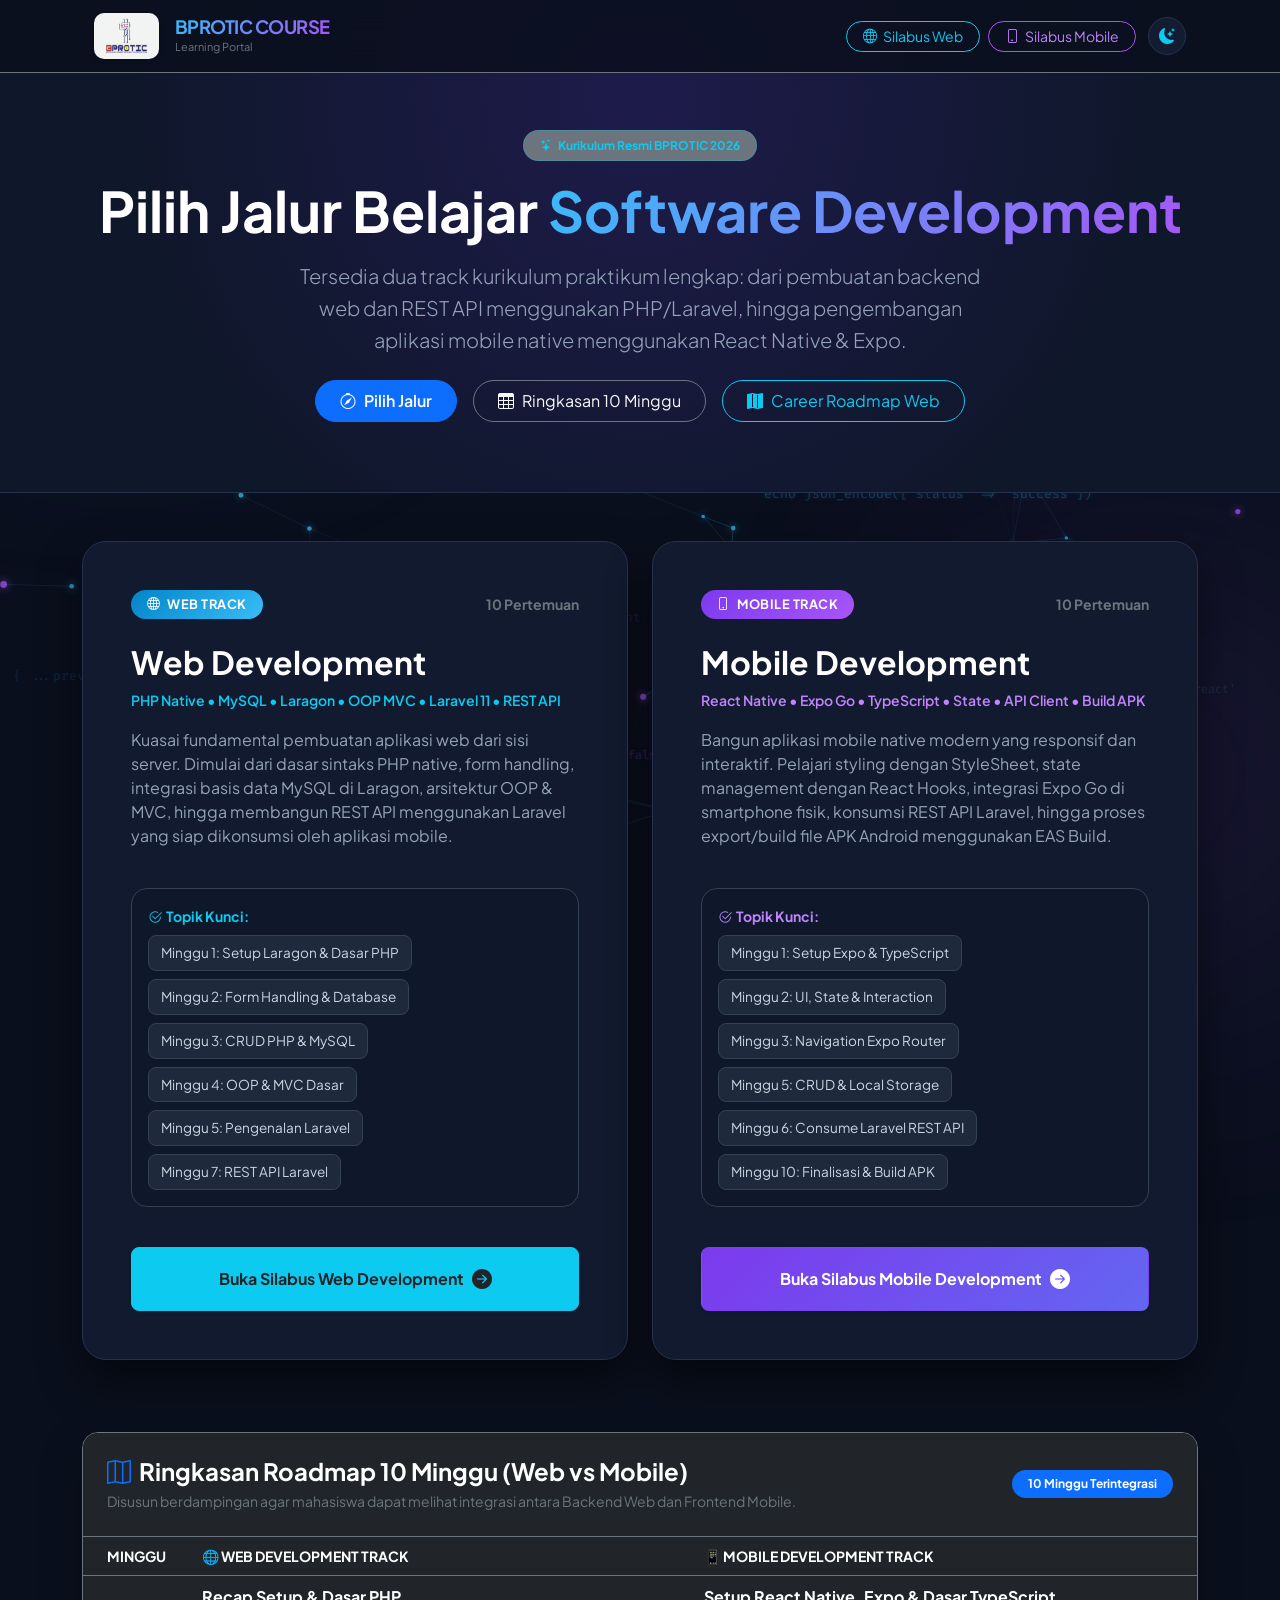
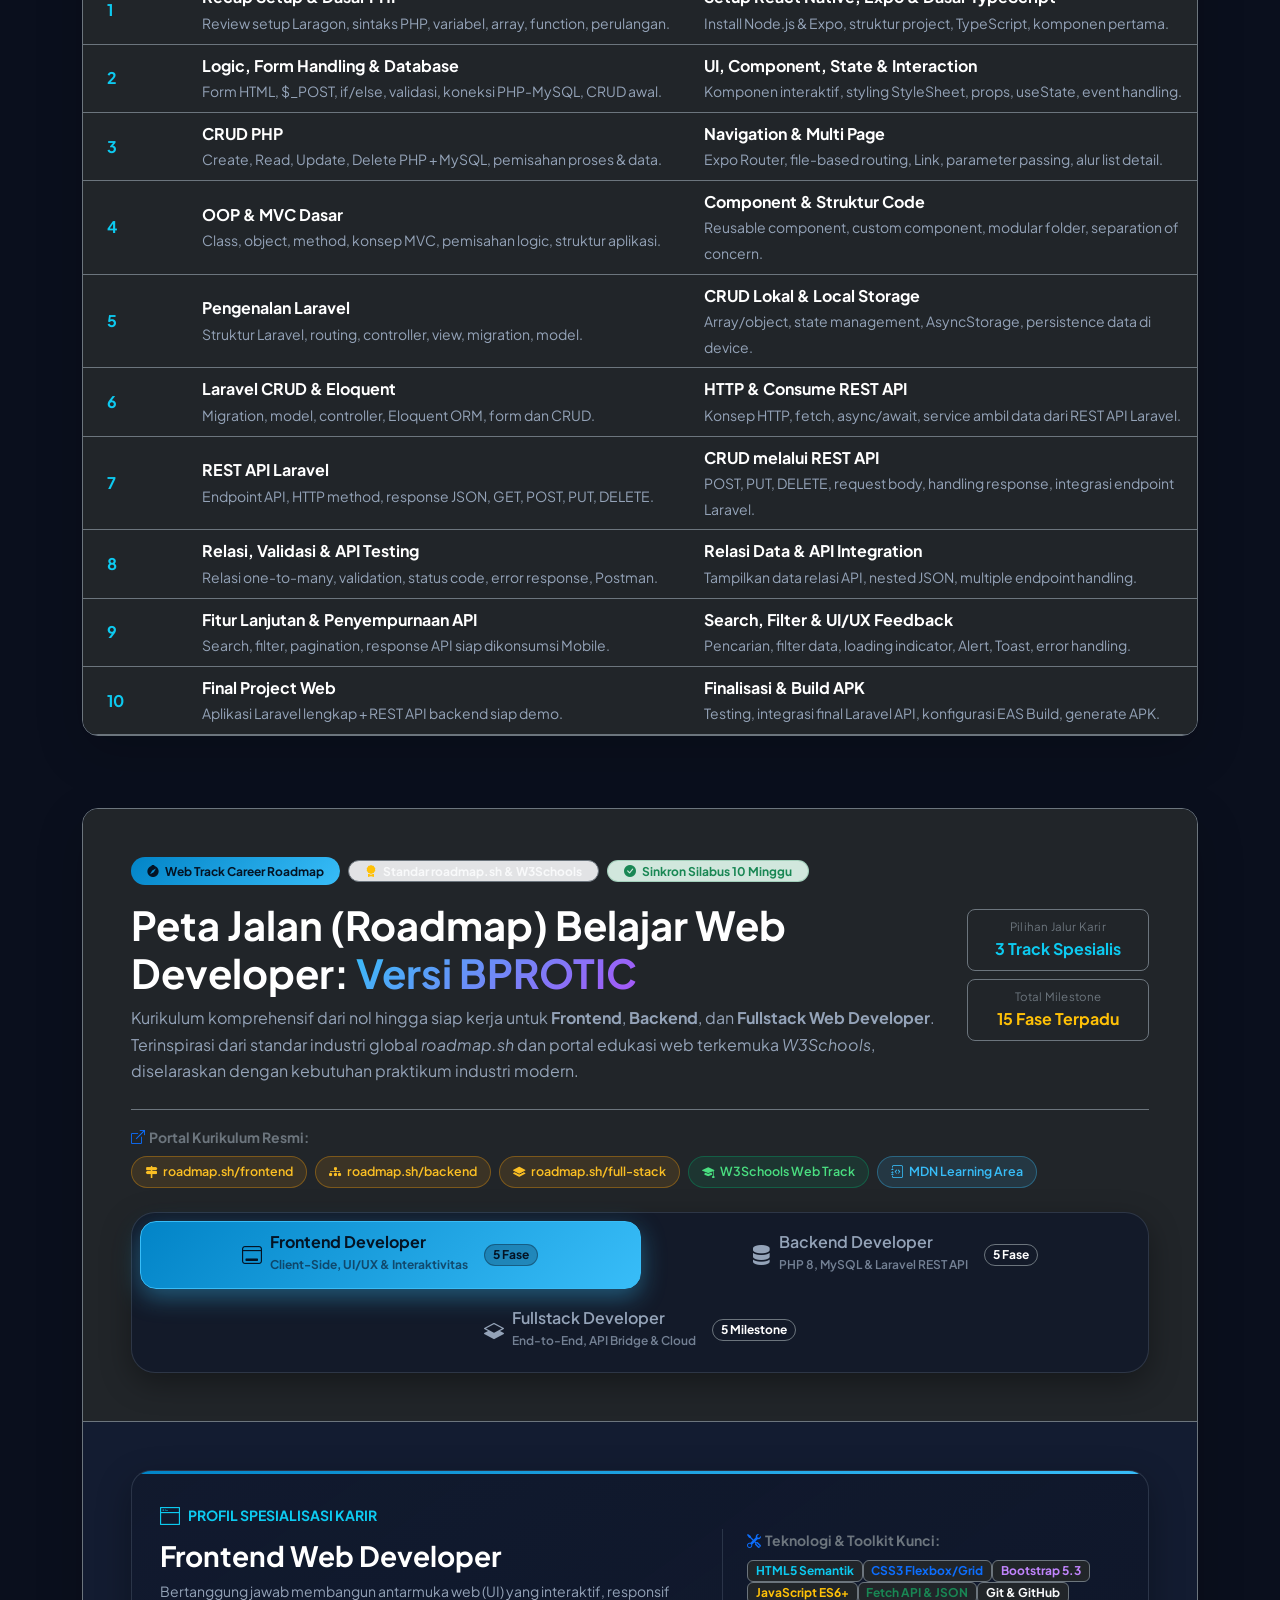
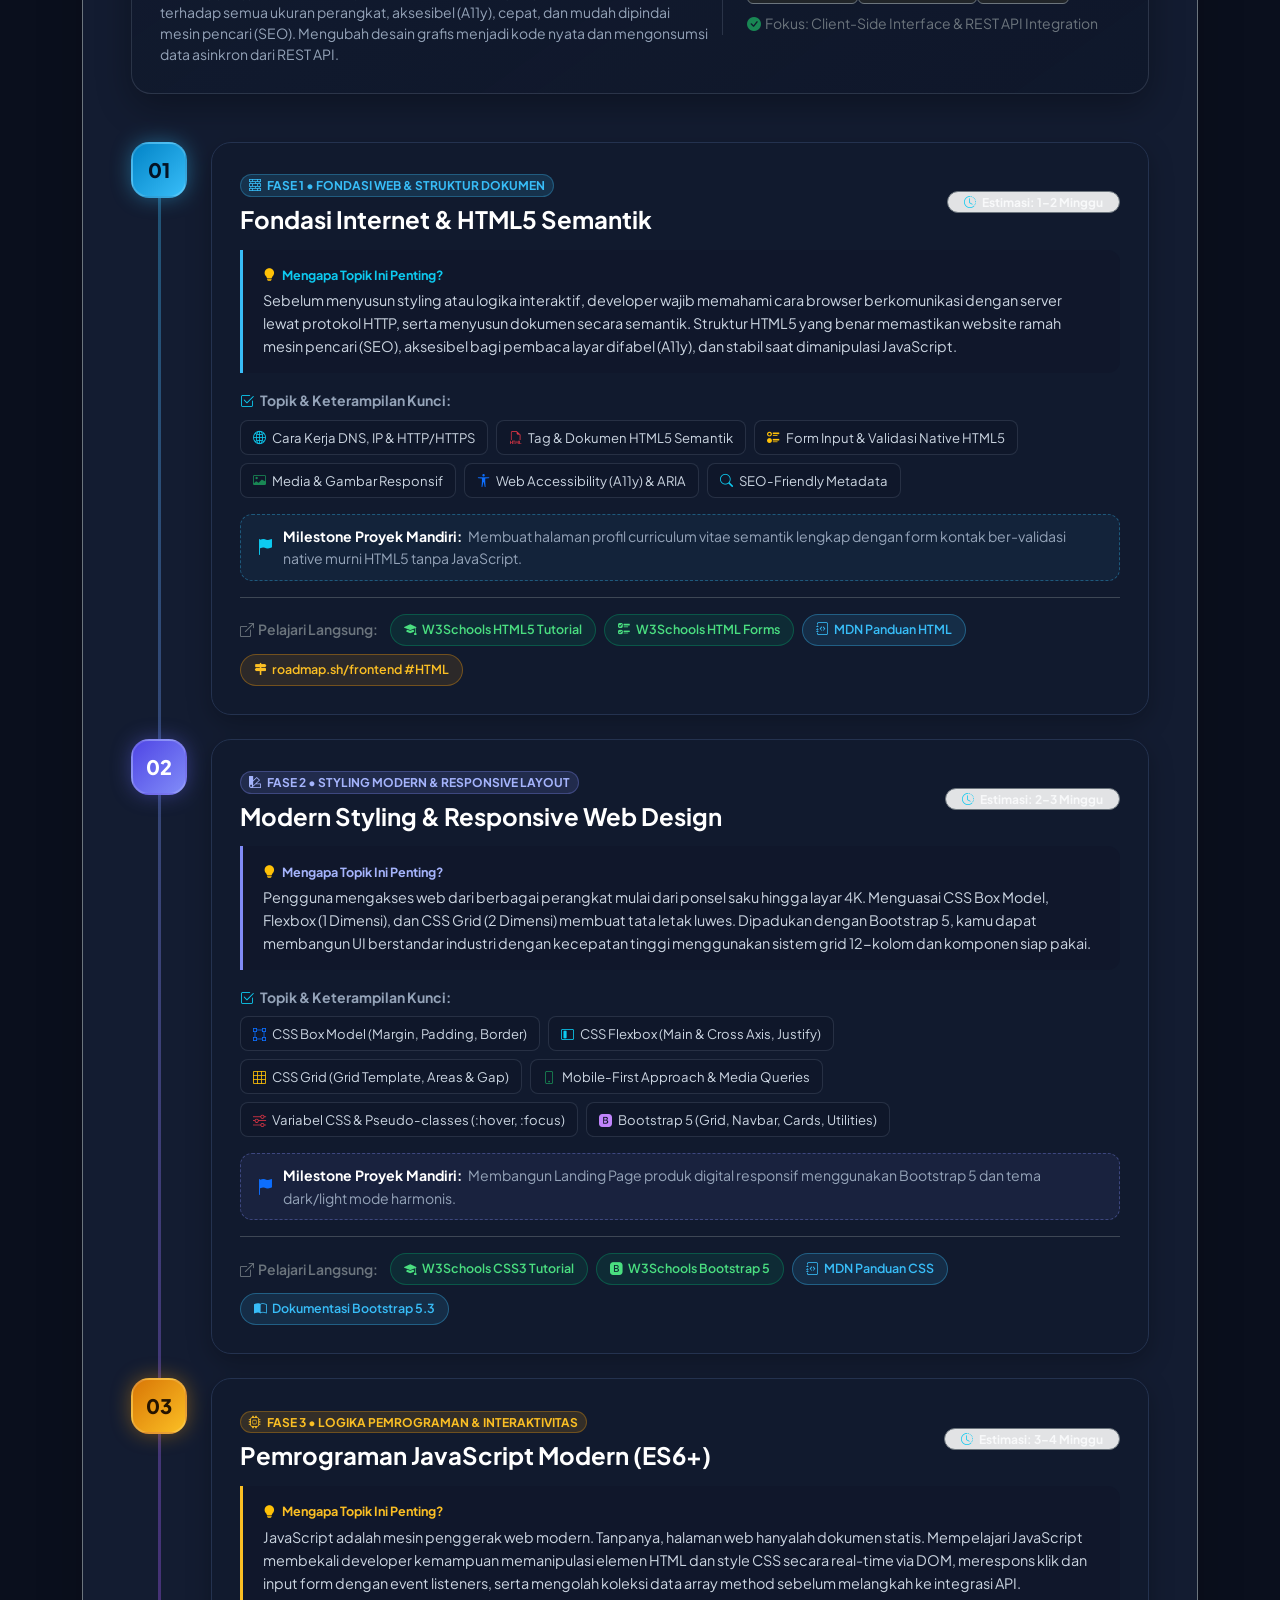
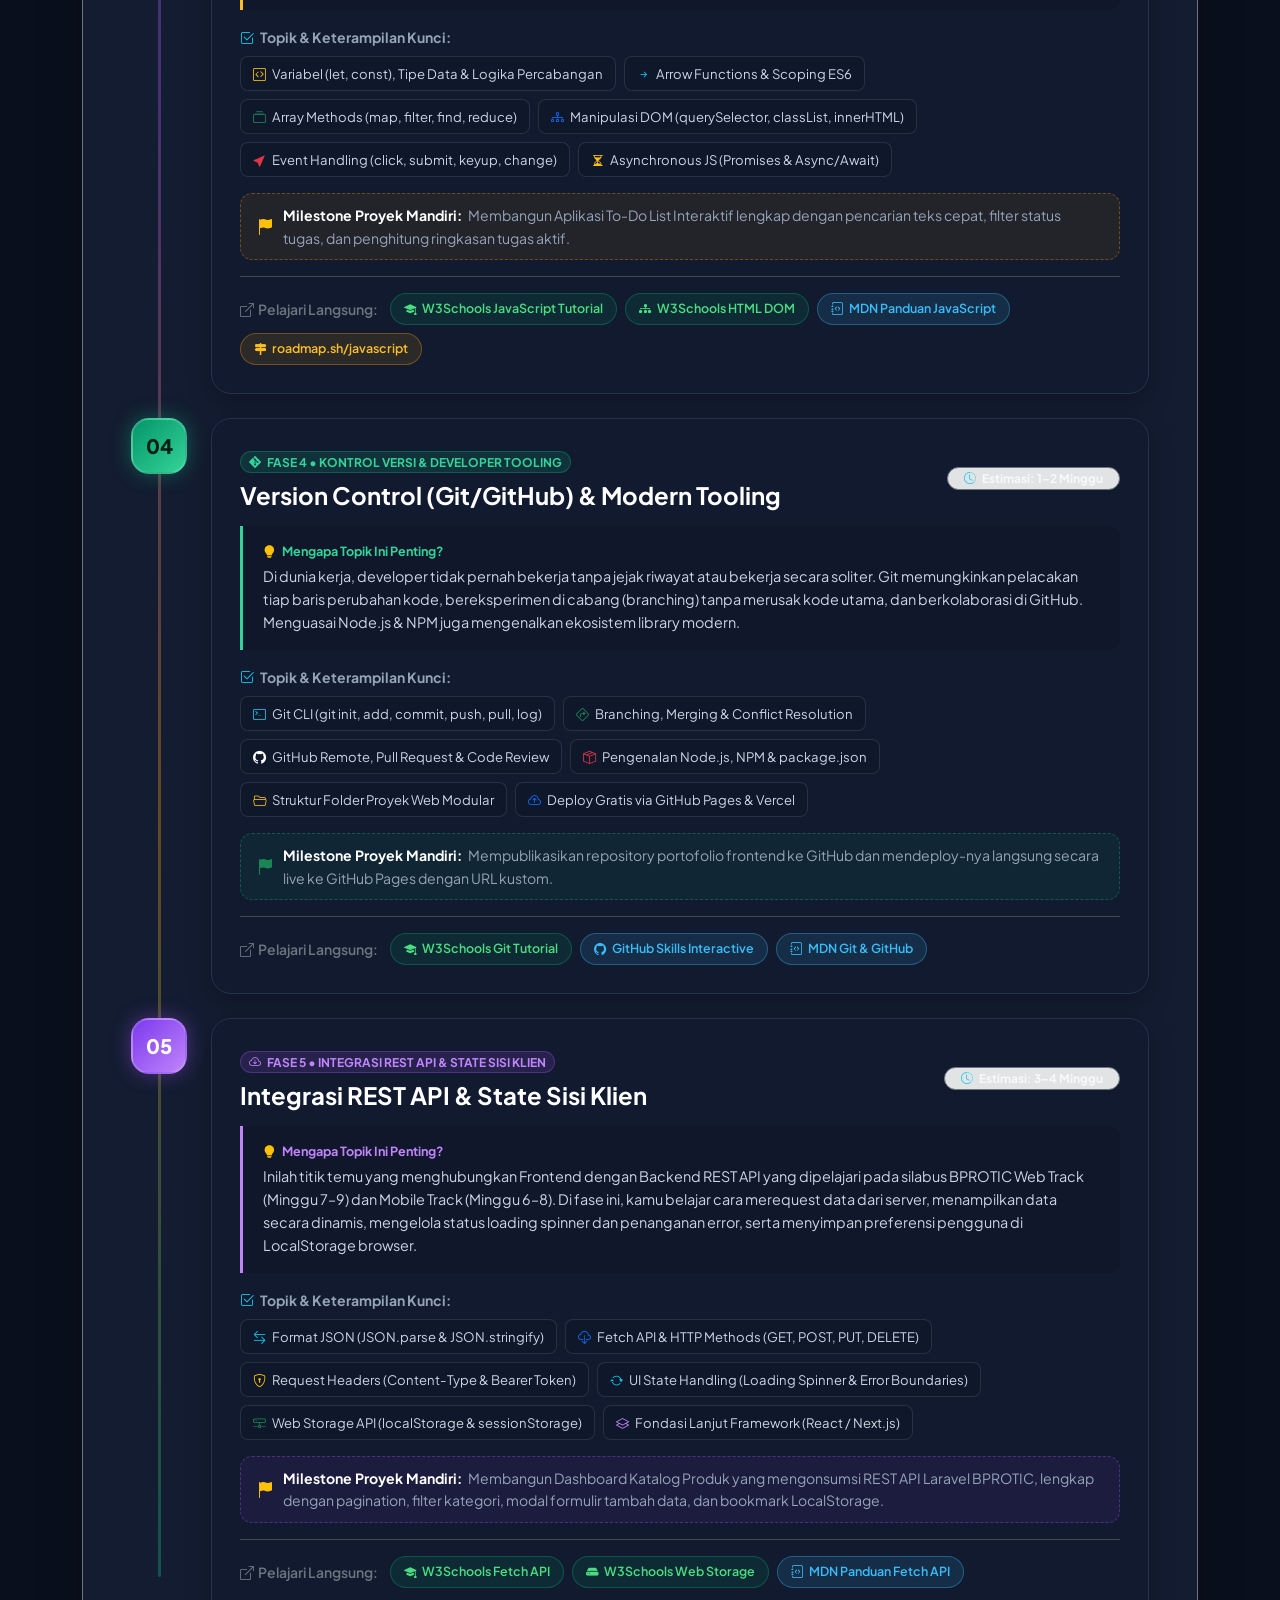
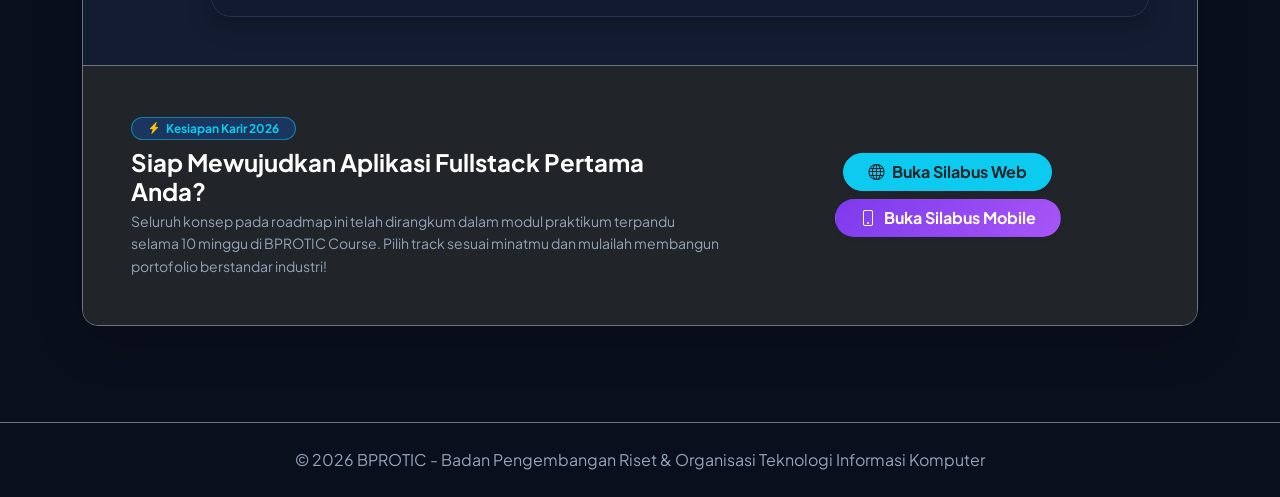
<file: index.html>
<!DOCTYPE html>
<html lang="id">
<head>
    <meta charset="UTF-8">
    <meta name="viewport" content="width=device-width, initial-scale=1.0">
    <title>BPROTIC - Portal Silabus Kursus Web & Mobile</title>
    <!-- Fonts -->
    <link href="https://fonts.googleapis.com/css2?family=Plus+Jakarta+Sans:wght@400;500;600;700;800&family=Fira+Code:wght@400;500&display=swap" rel="stylesheet">
    <!-- Bootstrap CSS -->
    <link href="https://cdn.jsdelivr.net/npm/bootstrap@5.3.2/dist/css/bootstrap.min.css" rel="stylesheet">
    <!-- Bootstrap Icons -->
    <link rel="stylesheet" href="https://cdn.jsdelivr.net/npm/bootstrap-icons@1.11.1/font/bootstrap-icons.css">
    <!-- Custom CSS -->
    <link rel="stylesheet" href="assets/css/style.css">
    <!-- Theme & Animation Script -->
    <script src="assets/js/theme-animation.js"></script>
    <style>
        .portal-hero {
            padding: 130px 0 70px;
            background: radial-gradient(circle at 50% 20%, #1e1b4b 0%, #0f172a 70%);
            border-bottom: 1px solid var(--border-color);
        }
        .track-badge-web {
            background: linear-gradient(135deg, #0284c7, #38bdf8);
            color: #fff;
            font-size: 0.8rem;
            letter-spacing: 0.5px;
        }
        .track-badge-mobile {
            background: linear-gradient(135deg, #7c3aed, #a855f7);
            color: #fff;
            font-size: 0.8rem;
            letter-spacing: 0.5px;
        }
        .week-pill {
            background: #1e293b;
            border: 1px solid #334155;
            padding: 6px 12px;
            border-radius: 8px;
            font-size: 0.85rem;
            color: #cbd5e1;
            transition: all 0.2s ease;
        }
        .week-pill:hover {
            border-color: #38bdf8;
            color: #fff;
        }
    </style>
</head>
<body>

    <!-- Navbar -->
    <nav class="navbar navbar-expand-lg navbar-dark bg-glass fixed-top border-bottom border-secondary py-2">
        <div class="container px-4">
            <a class="navbar-brand d-flex align-items-center text-decoration-none" href="index.html">
                <img src="assets/logo-bprotic.png" alt="BPROTIC Logo" style="height: 46px; background-color: rgba(255, 255, 255, 0.95); padding: 5px 10px; border-radius: 10px;" class="me-3 shadow-sm">
                <div class="d-flex flex-column">
                    <span class="text-gradient fw-bold" style="font-size: 1.15rem; letter-spacing: -0.5px; line-height: 1.2;">BPROTIC COURSE</span>
                    <small class="text-secondary" style="font-size: 11px;">Learning Portal</small>
                </div>
            </a>
            
            <button class="navbar-toggler border-secondary" type="button" data-bs-toggle="collapse" data-bs-target="#navbarNav">
                <span class="navbar-toggler-icon"></span>
            </button>
            
            <div class="collapse navbar-collapse justify-content-end" id="navbarNav">
                <div class="d-flex flex-row align-items-center justify-content-center gap-2 mt-3 mt-lg-0 py-2 py-lg-0">
                    <a href="web/index.html" class="btn btn-outline-info btn-sm rounded-pill px-3 py-1">
                        <i class="bi bi-globe me-1"></i> Silabus Web
                    </a>
                    <a href="mobile/index.html" class="btn btn-outline-primary btn-sm rounded-pill px-3 py-1" style="border-color: #a855f7; color: #c084fc;">
                        <i class="bi bi-phone me-1"></i> Silabus Mobile
                    </a>
                    <button class="btn btn-theme-toggle rounded-circle ms-1" title="Ubah Mode Gelap / Terang" aria-label="Toggle theme">
                        <i class="bi bi-moon-stars-fill theme-icon"></i>
                    </button>
                </div>
            </div>
        </div>
    </nav>

    <!-- Hero Portal -->
    <div class="portal-hero text-center">
        <div class="container px-4">
            <span class="badge bg-secondary px-3 py-2 rounded-pill mb-3 text-info border border-info border-opacity-25">
                <i class="bi bi-stars me-1"></i> Kurikulum Resmi BPROTIC 2026
            </span>
            <h1 class="display-4 fw-bold text-white mb-3">
                Pilih Jalur Belajar <span class="text-gradient">Software Development</span>
            </h1>
            <p class="lead text-light-50 mx-auto mb-4" style="max-width: 680px;">
                Tersedia dua track kurikulum praktikum lengkap: dari pembuatan backend web dan REST API menggunakan PHP/Laravel, hingga pengembangan aplikasi mobile native menggunakan React Native & Expo.
            </p>
            <div class="d-flex justify-content-center flex-wrap gap-3">
                <a href="#track-cards" class="btn btn-primary px-4 py-2 rounded-pill fw-semibold">
                    <i class="bi bi-compass me-2"></i>Pilih Jalur
                </a>
                <a href="#roadmap-table" class="btn btn-outline-secondary px-4 py-2 rounded-pill text-light">
                    <i class="bi bi-table me-2"></i>Ringkasan 10 Minggu
                </a>
                <a href="#bprotic-web-roadmap" class="btn btn-outline-info px-4 py-2 rounded-pill">
                    <i class="bi bi-map-fill me-2"></i>Career Roadmap Web
                </a>
            </div>
        </div>
    </div>

    <!-- Main Content: Dua Pilihan Track -->
    <main class="container py-5" id="track-cards">
        <div class="row g-4 justify-content-center">
            
            <!-- Card 1: Web Development -->
            <div class="col-lg-6">
                <div class="portal-card h-100 p-4 p-md-5 d-flex flex-column">
                    <div class="d-flex justify-content-between align-items-center mb-4">
                        <span class="badge track-badge-web px-3 py-2 rounded-pill">
                            <i class="bi bi-globe me-1"></i> WEB TRACK
                        </span>
                        <span class="text-secondary small fw-bold">10 Pertemuan</span>
                    </div>

                    <div class="mb-4">
                        <h2 class="fw-bold text-white mb-2">Web Development</h2>
                        <div class="text-info small fw-semibold mb-3">PHP Native • MySQL • Laragon • OOP MVC • Laravel 11 • REST API</div>
                        <p class="text-light-50 fs-6 lh-base">
                            Kuasai fundamental pembuatan aplikasi web dari sisi server. Dimulai dari dasar sintaks PHP native, form handling, integrasi basis data MySQL di Laragon, arsitektur OOP & MVC, hingga membangun REST API menggunakan Laravel yang siap dikonsumsi oleh aplikasi mobile.
                        </p>
                    </div>

                    <!-- Highlight Features -->
                    <div class="p-3 rounded-4 mb-4" style="background: rgba(15, 23, 42, 0.7); border: 1px solid #334155;">
                        <div class="small fw-bold text-info mb-2"><i class="bi bi-check2-circle me-1"></i>Topik Kunci:</div>
                        <div class="d-flex flex-wrap gap-2">
                            <span class="week-pill">Minggu 1: Setup Laragon & Dasar PHP</span>
                            <span class="week-pill">Minggu 2: Form Handling & Database</span>
                            <span class="week-pill">Minggu 3: CRUD PHP & MySQL</span>
                            <span class="week-pill">Minggu 4: OOP & MVC Dasar</span>
                            <span class="week-pill">Minggu 5: Pengenalan Laravel</span>
                            <span class="week-pill">Minggu 7: REST API Laravel</span>
                        </div>
                    </div>

                    <div class="mt-auto pt-3">
                        <a href="web/index.html" class="btn btn-info w-100 py-3 rounded-3 fw-bold text-dark d-flex align-items-center justify-content-center shadow-sm">
                            <span>Buka Silabus Web Development</span>
                            <i class="bi bi-arrow-right-circle-fill ms-2 fs-5"></i>
                        </a>
                    </div>
                </div>
            </div>

            <!-- Card 2: Mobile Development -->
            <div class="col-lg-6">
                <div class="portal-card mobile-theme h-100 p-4 p-md-5 d-flex flex-column">
                    <div class="d-flex justify-content-between align-items-center mb-4">
                        <span class="badge track-badge-mobile px-3 py-2 rounded-pill">
                            <i class="bi bi-phone me-1"></i> MOBILE TRACK
                        </span>
                        <span class="text-secondary small fw-bold">10 Pertemuan</span>
                    </div>

                    <div class="mb-4">
                        <h2 class="fw-bold text-white mb-2">Mobile Development</h2>
                        <div class="small fw-semibold mb-3" style="color: #c084fc;">React Native • Expo Go • TypeScript • State • API Client • Build APK</div>
                        <p class="text-light-50 fs-6 lh-base">
                            Bangun aplikasi mobile native modern yang responsif dan interaktif. Pelajari styling dengan StyleSheet, state management dengan React Hooks, integrasi Expo Go di smartphone fisik, konsumsi REST API Laravel, hingga proses export/build file APK Android menggunakan EAS Build.
                        </p>
                    </div>

                    <!-- Highlight Features -->
                    <div class="p-3 rounded-4 mb-4" style="background: rgba(15, 23, 42, 0.7); border: 1px solid #334155;">
                        <div class="small fw-bold mb-2" style="color: #c084fc;"><i class="bi bi-check2-circle me-1"></i>Topik Kunci:</div>
                        <div class="d-flex flex-wrap gap-2">
                            <span class="week-pill">Minggu 1: Setup Expo & TypeScript</span>
                            <span class="week-pill">Minggu 2: UI, State & Interaction</span>
                            <span class="week-pill">Minggu 3: Navigation Expo Router</span>
                            <span class="week-pill">Minggu 5: CRUD & Local Storage</span>
                            <span class="week-pill">Minggu 6: Consume Laravel REST API</span>
                            <span class="week-pill">Minggu 10: Finalisasi & Build APK</span>
                        </div>
                    </div>

                    <div class="mt-auto pt-3">
                        <a href="mobile/index.html" class="btn w-100 py-3 rounded-3 fw-bold text-white d-flex align-items-center justify-content-center shadow-sm" style="background: linear-gradient(135deg, #7c3aed, #6366f1);">
                            <span>Buka Silabus Mobile Development</span>
                            <i class="bi bi-arrow-right-circle-fill ms-2 fs-5"></i>
                        </a>
                    </div>
                </div>
            </div>

        </div>

        <!-- Tabel Perbandingan Roadmap 10 Minggu -->
        <div class="mt-5 pt-4" id="roadmap-table">
            <div class="card bg-dark-lighter border-secondary rounded-4 shadow-lg overflow-hidden">
                <div class="card-header bg-dark border-secondary p-4 d-flex justify-content-between align-items-center flex-wrap gap-2">
                    <div>
                        <h4 class="fw-bold text-white mb-1"><i class="bi bi-map me-2 text-primary"></i>Ringkasan Roadmap 10 Minggu (Web vs Mobile)</h4>
                        <p class="text-secondary small mb-0">Disusun berdampingan agar mahasiswa dapat melihat integrasi antara Backend Web dan Frontend Mobile.</p>
                    </div>
                    <span class="badge bg-primary px-3 py-2 rounded-pill">10 Minggu Terintegrasi</span>
                </div>
                <div class="table-responsive">
                    <table class="table table-dark table-hover mb-0 align-middle">
                        <thead>
                            <tr class="border-secondary text-secondary small text-uppercase">
                                <th style="width: 10%;" class="ps-4">Minggu</th>
                                <th style="width: 45%;">🌐 Web Development Track</th>
                                <th style="width: 45%;">📱 Mobile Development Track</th>
                            </tr>
                        </thead>
                        <tbody class="border-secondary">
                            <tr>
                                <td class="ps-4 fw-bold text-info">1</td>
                                <td>
                                    <strong class="text-white">Recap Setup & Dasar PHP</strong><br>
                                    <span class="small text-light-50">Review setup Laragon, sintaks PHP, variabel, array, function, perulangan.</span>
                                </td>
                                <td>
                                    <strong class="text-white">Setup React Native, Expo & Dasar TypeScript</strong><br>
                                    <span class="small text-light-50">Install Node.js & Expo, struktur project, TypeScript, komponen pertama.</span>
                                </td>
                            </tr>
                            <tr>
                                <td class="ps-4 fw-bold text-info">2</td>
                                <td>
                                    <strong class="text-white">Logic, Form Handling & Database</strong><br>
                                    <span class="small text-light-50">Form HTML, $_POST, if/else, validasi, koneksi PHP-MySQL, CRUD awal.</span>
                                </td>
                                <td>
                                    <strong class="text-white">UI, Component, State & Interaction</strong><br>
                                    <span class="small text-light-50">Komponen interaktif, styling StyleSheet, props, useState, event handling.</span>
                                </td>
                            </tr>
                            <tr>
                                <td class="ps-4 fw-bold text-info">3</td>
                                <td>
                                    <strong class="text-white">CRUD PHP</strong><br>
                                    <span class="small text-light-50">Create, Read, Update, Delete PHP + MySQL, pemisahan proses & data.</span>
                                </td>
                                <td>
                                    <strong class="text-white">Navigation & Multi Page</strong><br>
                                    <span class="small text-light-50">Expo Router, file-based routing, Link, parameter passing, alur list detail.</span>
                                </td>
                            </tr>
                            <tr>
                                <td class="ps-4 fw-bold text-info">4</td>
                                <td>
                                    <strong class="text-white">OOP & MVC Dasar</strong><br>
                                    <span class="small text-light-50">Class, object, method, konsep MVC, pemisahan logic, struktur aplikasi.</span>
                                </td>
                                <td>
                                    <strong class="text-white">Component & Struktur Code</strong><br>
                                    <span class="small text-light-50">Reusable component, custom component, modular folder, separation of concern.</span>
                                </td>
                            </tr>
                            <tr>
                                <td class="ps-4 fw-bold text-info">5</td>
                                <td>
                                    <strong class="text-white">Pengenalan Laravel</strong><br>
                                    <span class="small text-light-50">Struktur Laravel, routing, controller, view, migration, model.</span>
                                </td>
                                <td>
                                    <strong class="text-white">CRUD Lokal & Local Storage</strong><br>
                                    <span class="small text-light-50">Array/object, state management, AsyncStorage, persistence data di device.</span>
                                </td>
                            </tr>
                            <tr>
                                <td class="ps-4 fw-bold text-info">6</td>
                                <td>
                                    <strong class="text-white">Laravel CRUD & Eloquent</strong><br>
                                    <span class="small text-light-50">Migration, model, controller, Eloquent ORM, form dan CRUD.</span>
                                </td>
                                <td>
                                    <strong class="text-white">HTTP & Consume REST API</strong><br>
                                    <span class="small text-light-50">Konsep HTTP, fetch, async/await, service ambil data dari REST API Laravel.</span>
                                </td>
                            </tr>
                            <tr>
                                <td class="ps-4 fw-bold text-info">7</td>
                                <td>
                                    <strong class="text-white">REST API Laravel</strong><br>
                                    <span class="small text-light-50">Endpoint API, HTTP method, response JSON, GET, POST, PUT, DELETE.</span>
                                </td>
                                <td>
                                    <strong class="text-white">CRUD melalui REST API</strong><br>
                                    <span class="small text-light-50">POST, PUT, DELETE, request body, handling response, integrasi endpoint Laravel.</span>
                                </td>
                            </tr>
                            <tr>
                                <td class="ps-4 fw-bold text-info">8</td>
                                <td>
                                    <strong class="text-white">Relasi, Validasi & API Testing</strong><br>
                                    <span class="small text-light-50">Relasi one-to-many, validation, status code, error response, Postman.</span>
                                </td>
                                <td>
                                    <strong class="text-white">Relasi Data & API Integration</strong><br>
                                    <span class="small text-light-50">Tampilkan data relasi API, nested JSON, multiple endpoint handling.</span>
                                </td>
                            </tr>
                            <tr>
                                <td class="ps-4 fw-bold text-info">9</td>
                                <td>
                                    <strong class="text-white">Fitur Lanjutan & Penyempurnaan API</strong><br>
                                    <span class="small text-light-50">Search, filter, pagination, response API siap dikonsumsi Mobile.</span>
                                </td>
                                <td>
                                    <strong class="text-white">Search, Filter & UI/UX Feedback</strong><br>
                                    <span class="small text-light-50">Pencarian, filter data, loading indicator, Alert, Toast, error handling.</span>
                                </td>
                            </tr>
                            <tr>
                                <td class="ps-4 fw-bold text-info">10</td>
                                <td>
                                    <strong class="text-white">Final Project Web</strong><br>
                                    <span class="small text-light-50">Aplikasi Laravel lengkap + REST API backend siap demo.</span>
                                </td>
                                <td>
                                    <strong class="text-white">Finalisasi & Build APK</strong><br>
                                    <span class="small text-light-50">Testing, integrasi final Laravel API, konfigurasi EAS Build, generate APK.</span>
                                </td>
                            </tr>
                        </tbody>
                    </table>
                </div>
            </div>
        </div>

        <!-- Web Developer Career Roadmap (Frontend, Backend, Fullstack) -->
        <section class="mt-5 pt-4 roadmap-integrated-section" id="bprotic-web-roadmap">
    <div class="card bg-dark-lighter border-secondary rounded-4 shadow-lg overflow-hidden">

        <!-- ================================================================= -->
        <!-- HEADER UTAMA SECTION ROADMAP                                      -->
        <!-- ================================================================= -->
        <div class="card-header bg-dark border-secondary p-3 p-sm-4 p-md-5">
            <div class="d-flex flex-column flex-lg-row justify-content-between align-items-start align-items-lg-center gap-3 gap-lg-4">
                <div class="flex-grow-1">
                    <!-- Badges Header -->
                    <div class="d-flex flex-wrap align-items-center gap-2 mb-3">
                        <span class="badge px-3 py-2 rounded-pill fw-bold" style="background: linear-gradient(135deg, #0284c7, #38bdf8); color: #041324;">
                            <i class="bi bi-compass-fill me-1"></i> Web Track Career Roadmap
                        </span>
                        <span class="badge bg-secondary-subtle text-light border border-secondary px-3 py-1 rounded-pill small">
                            <i class="bi bi-award-fill text-warning me-1"></i> Standar roadmap.sh &amp; W3Schools
                        </span>
                        <span class="badge bg-success-subtle text-success border border-success border-opacity-25 px-3 py-1 rounded-pill small">
                            <i class="bi bi-check-circle-fill me-1"></i> Sinkron Silabus 10 Minggu
                        </span>
                    </div>

                    <!-- Title & Subtitle -->
                    <h2 class="display-6 fw-bold text-white mb-2">
                        Peta Jalan (Roadmap) Belajar Web Developer: <span class="text-gradient">Versi BPROTIC</span>
                    </h2>
                    <p class="text-light-50 fs-6 mb-0" style="max-width: 860px; line-height: 1.65;">
                        Kurikulum komprehensif dari nol hingga siap kerja untuk <strong>Frontend</strong>, <strong>Backend</strong>, dan <strong>Fullstack Web Developer</strong>. Terinspirasi dari standar industri global <em>roadmap.sh</em> dan portal edukasi web terkemuka <em>W3Schools</em>, diselaraskan dengan kebutuhan praktikum industri modern.
                    </p>
                </div>

                <!-- Stats Counters (Responsive Grid: 50%-50% on Mobile, Stacked on Desktop) -->
                <div class="row g-2 w-100 w-lg-auto mt-1 mt-lg-0 stats-counters-row" style="max-width: 100%;">
                    <div class="col-6 col-lg-12">
                        <div class="p-2 px-2 px-sm-3 rounded-3 border border-secondary bg-dark text-center h-100 d-flex flex-column justify-content-center">
                            <span class="text-secondary small d-block" style="font-size: 0.72rem; letter-spacing: 0.2px;">Pilihan Jalur Karir</span>
                            <strong class="text-info fs-6 fs-sm-5 text-nowrap">3 Track Spesialis</strong>
                        </div>
                    </div>
                    <div class="col-6 col-lg-12">
                        <div class="p-2 px-2 px-sm-3 rounded-3 border border-secondary bg-dark text-center h-100 d-flex flex-column justify-content-center">
                            <span class="text-secondary small d-block" style="font-size: 0.72rem; letter-spacing: 0.2px;">Total Milestone</span>
                            <strong class="text-warning fs-6 fs-sm-5 text-nowrap">15 Fase Terpadu</strong>
                        </div>
                    </div>
                </div>
            </div>

            <!-- Global Portals Reference Quick Bar -->
            <div class="d-flex flex-wrap align-items-center gap-2 mt-4 pt-3 border-top border-secondary">
                <span class="text-secondary small fw-bold d-flex align-items-center me-2 w-100 w-sm-auto mb-1 mb-sm-0">
                    <i class="bi bi-box-arrow-up-right me-1 text-primary"></i> Portal Kurikulum Resmi:
                </span>
                <a href="https://roadmap.sh/frontend" target="_blank" rel="noopener noreferrer" class="ref-portal-link ref-link-roadmap">
                    <i class="bi bi-signpost-2-fill"></i> roadmap.sh/frontend
                </a>
                <a href="https://roadmap.sh/backend" target="_blank" rel="noopener noreferrer" class="ref-portal-link ref-link-roadmap">
                    <i class="bi bi-diagram-3-fill"></i> roadmap.sh/backend
                </a>
                <a href="https://roadmap.sh/full-stack" target="_blank" rel="noopener noreferrer" class="ref-portal-link ref-link-roadmap">
                    <i class="bi bi-layers-fill"></i> roadmap.sh/full-stack
                </a>
                <a href="https://www.w3schools.com/where_to_start.asp" target="_blank" rel="noopener noreferrer" class="ref-portal-link ref-link-w3s">
                    <i class="bi bi-mortarboard-fill"></i> W3Schools Web Track
                </a>
                <a href="https://developer.mozilla.org/id/docs/Learn" target="_blank" rel="noopener noreferrer" class="ref-portal-link ref-link-mdn">
                    <i class="bi bi-journal-code"></i> MDN Learning Area
                </a>
            </div>

            <!-- ============================================================= -->
            <!-- QUICK SWITCHER NAV-PILLS (INTERACTIVE BOOTSTRAP TABS)         -->
            <!-- ============================================================= -->
            <div class="roadmap-switcher-wrapper mt-4">
                <ul class="nav nav-pills nav-pills-roadmap nav-fill flex-column flex-md-row" id="roadmapWebTabs" role="tablist">
                    <!-- Tab 1: Frontend Developer (Active by default) -->
                    <li class="nav-item" role="presentation">
                        <button class="nav-link active d-flex align-items-center justify-content-between justify-content-md-center gap-2" 
                                id="tab-frontend-btn" 
                                data-bs-toggle="pill" 
                                data-bs-target="#tab-frontend" 
                                type="button" 
                                role="tab" 
                                aria-controls="tab-frontend" 
                                aria-selected="true">
                            <span class="d-flex align-items-center gap-2">
                                <i class="bi bi-window-desktop fs-5"></i>
                                <span class="text-start">
                                    <span class="d-block lh-1">Frontend Developer</span>
                                    <span class="small opacity-75 tab-subtext" style="font-size: 0.75rem;">Client-Side, UI/UX &amp; Interaktivitas</span>
                                </span>
                            </span>
                            <span class="badge rounded-pill tab-badge border border-secondary px-2.5 py-1 small ms-md-2">5 Fase</span>
                        </button>
                    </li>

                    <!-- Tab 2: Backend Developer -->
                    <li class="nav-item" role="presentation">
                        <button class="nav-link d-flex align-items-center justify-content-between justify-content-md-center gap-2" 
                                id="tab-backend-btn" 
                                data-bs-toggle="pill" 
                                data-bs-target="#tab-backend" 
                                type="button" 
                                role="tab" 
                                aria-controls="tab-backend" 
                                aria-selected="false">
                            <span class="d-flex align-items-center gap-2">
                                <i class="bi bi-server fs-5"></i>
                                <span class="text-start">
                                    <span class="d-block lh-1">Backend Developer</span>
                                    <span class="small opacity-75 tab-subtext" style="font-size: 0.75rem;">PHP 8, MySQL &amp; Laravel REST API</span>
                                </span>
                            </span>
                            <span class="badge rounded-pill tab-badge border border-secondary px-2.5 py-1 small ms-md-2">5 Fase</span>
                        </button>
                    </li>

                    <!-- Tab 3: Fullstack Developer -->
                    <li class="nav-item" role="presentation">
                        <button class="nav-link d-flex align-items-center justify-content-between justify-content-md-center gap-2" 
                                id="tab-fullstack-btn" 
                                data-bs-toggle="pill" 
                                data-bs-target="#tab-fullstack" 
                                type="button" 
                                role="tab" 
                                aria-controls="tab-fullstack" 
                                aria-selected="false">
                            <span class="d-flex align-items-center gap-2">
                                <i class="bi bi-layers-half fs-5"></i>
                                <span class="text-start">
                                    <span class="d-block lh-1">Fullstack Developer</span>
                                    <span class="small opacity-75 tab-subtext" style="font-size: 0.75rem;">End-to-End, API Bridge &amp; Cloud</span>
                                </span>
                            </span>
                            <span class="badge rounded-pill tab-badge border border-secondary px-2.5 py-1 small ms-md-2">5 Milestone</span>
                        </button>
                    </li>
                </ul>
            </div>
        </div>

        <!-- ================================================================= -->
        <!-- TAB PANES CONTENT CONTAINER                                       -->
        <!-- ================================================================= -->
        <div class="card-body p-4 p-md-5">
            <div class="tab-content" id="roadmapWebTabsContent">

                <!-- ********************************************************* -->
                <!-- TAB 1: FRONTEND DEVELOPER                                 -->
                <!-- ********************************************************* -->
                <div class="tab-pane fade show active" id="tab-frontend" role="tabpanel" aria-labelledby="tab-frontend-btn">
                    
                    <!-- Role Overview Card (Frontend) -->
                    <div class="role-overview-card frontend mb-4 mb-md-5">
                        <div class="row g-3 g-md-4 align-items-center">
                            <div class="col-lg-7">
                                <div class="d-flex align-items-center gap-2 text-info small fw-bold text-uppercase mb-2">
                                    <i class="bi bi-window-fullscreen fs-5"></i> Profil Spesialisasi Karir
                                </div>
                                <h3 class="fw-bold text-white mb-2">Frontend Web Developer</h3>
                                <p class="text-light-50 small mb-0 lh-base">
                                    Bertanggung jawab membangun antarmuka web (UI) yang interaktif, responsif terhadap semua ukuran perangkat, aksesibel (A11y), cepat, dan mudah dipindai mesin pencari (SEO). Mengubah desain grafis menjadi kode nyata dan mengonsumsi data asinkron dari REST API.
                                </p>
                            </div>
                            <div class="col-lg-5 border-start-lg ps-lg-4 border-top-mobile">
                                <div class="text-secondary small fw-bold mb-2"><i class="bi bi-tools text-primary me-1"></i>Teknologi &amp; Toolkit Kunci:</div>
                                <div class="d-flex flex-wrap gap-1.5 mb-2">
                                    <span class="badge bg-dark border border-secondary text-info">HTML5 Semantik</span>
                                    <span class="badge bg-dark border border-secondary text-primary">CSS3 Flexbox/Grid</span>
                                    <span class="badge bg-dark border border-secondary text-purple" style="color: #c084fc;">Bootstrap 5.3</span>
                                    <span class="badge bg-dark border border-secondary text-warning">JavaScript ES6+</span>
                                    <span class="badge bg-dark border border-secondary text-success">Fetch API &amp; JSON</span>
                                    <span class="badge bg-dark border border-secondary text-light">Git &amp; GitHub</span>
                                </div>
                                <div class="small text-secondary"><i class="bi bi-check-circle-fill text-success me-1"></i>Fokus: Client-Side Interface &amp; REST API Integration</div>
                            </div>
                        </div>
                    </div>

                    <!-- 5 Phases Timeline Flow (Frontend) -->
                    <div class="roadmap-timeline-flow d-flex flex-column gap-4">

                        <!-- FASE 1: FRONTEND -->
                        <div class="d-flex flex-row gap-2 gap-sm-3 gap-md-4 align-items-start">
                            <div class="step-circle-badge circle-c1">01</div>
                            <div class="phase-step-card flex-grow-1 w-100">
                                <div class="d-flex flex-wrap justify-content-between align-items-center gap-2 mb-3">
                                    <div>
                                        <span class="badge px-2.5 py-1 rounded-pill mb-2" style="background: rgba(56, 189, 248, 0.15); color: #38bdf8; border: 1px solid rgba(56, 189, 248, 0.3);">
                                            <i class="bi bi-bricks me-1"></i> FASE 1 • FONDASI WEB &amp; STRUKTUR DOKUMEN
                                        </span>
                                        <h4 class="fw-bold text-white mb-0">Fondasi Internet &amp; HTML5 Semantik</h4>
                                    </div>
                                    <span class="badge bg-secondary-subtle text-light border border-secondary px-3 py-1 rounded-pill small">
                                        <i class="bi bi-clock-history me-1 text-info"></i> Estimasi: 1–2 Minggu
                                    </span>
                                </div>

                                <div class="why-it-matters-box mb-3">
                                    <div class="fw-bold text-info small mb-1">
                                        <i class="bi bi-lightbulb-fill text-warning me-1"></i> Mengapa Topik Ini Penting?
                                    </div>
                                    Sebelum menyusun styling atau logika interaktif, developer wajib memahami cara browser berkomunikasi dengan server lewat protokol HTTP, serta menyusun dokumen secara semantik. Struktur HTML5 yang benar memastikan website ramah mesin pencari (SEO), aksesibel bagi pembaca layar difabel (A11y), dan stabil saat dimanipulasi JavaScript.
                                </div>

                                <div class="mb-3">
                                    <div class="small fw-bold text-light-50 mb-2">
                                        <i class="bi bi-check2-square text-info me-1"></i> Topik &amp; Keterampilan Kunci:
                                    </div>
                                    <div class="d-flex flex-wrap gap-2">
                                        <span class="skill-tag-pill"><i class="bi bi-globe2 text-info"></i> Cara Kerja DNS, IP &amp; HTTP/HTTPS</span>
                                        <span class="skill-tag-pill"><i class="bi bi-filetype-html text-danger"></i> Tag &amp; Dokumen HTML5 Semantik</span>
                                        <span class="skill-tag-pill"><i class="bi bi-ui-radios text-warning"></i> Form Input &amp; Validasi Native HTML5</span>
                                        <span class="skill-tag-pill"><i class="bi bi-card-image text-success"></i> Media &amp; Gambar Responsif</span>
                                        <span class="skill-tag-pill"><i class="bi bi-universal-access text-primary"></i> Web Accessibility (A11y) &amp; ARIA</span>
                                        <span class="skill-tag-pill"><i class="bi bi-search text-info"></i> SEO-Friendly Metadata</span>
                                    </div>
                                </div>

                                <div class="project-milestone-box mb-3">
                                    <i class="bi bi-flag-fill text-info fs-6"></i>
                                    <div>
                                        <strong class="text-white">Milestone Proyek Mandiri:</strong>
                                        <span class="text-light-50 ms-1">Membuat halaman profil curriculum vitae semantik lengkap dengan form kontak ber-validasi native murni HTML5 tanpa JavaScript.</span>
                                    </div>
                                </div>

                                <div class="pt-3 border-top border-secondary border-opacity-50 d-flex flex-wrap align-items-center gap-2">
                                    <span class="small text-secondary fw-semibold me-1"><i class="bi bi-box-arrow-up-right me-1"></i>Pelajari Langsung:</span>
                                    <a href="https://www.w3schools.com/html/" target="_blank" rel="noopener noreferrer" class="ref-portal-link ref-link-w3s">
                                        <i class="bi bi-mortarboard-fill"></i> W3Schools HTML5 Tutorial
                                    </a>
                                    <a href="https://www.w3schools.com/html/html_forms.asp" target="_blank" rel="noopener noreferrer" class="ref-portal-link ref-link-w3s">
                                        <i class="bi bi-ui-checks"></i> W3Schools HTML Forms
                                    </a>
                                    <a href="https://developer.mozilla.org/id/docs/Learn/HTML" target="_blank" rel="noopener noreferrer" class="ref-portal-link ref-link-mdn">
                                        <i class="bi bi-journal-code"></i> MDN Panduan HTML
                                    </a>
                                    <a href="https://roadmap.sh/frontend" target="_blank" rel="noopener noreferrer" class="ref-portal-link ref-link-roadmap">
                                        <i class="bi bi-signpost-2-fill"></i> roadmap.sh/frontend #HTML
                                    </a>
                                </div>
                            </div>
                        </div>

                        <!-- FASE 2: FRONTEND -->
                        <div class="d-flex flex-row gap-2 gap-sm-3 gap-md-4 align-items-start">
                            <div class="step-circle-badge circle-c2">02</div>
                            <div class="phase-step-card flex-grow-1 w-100">
                                <div class="d-flex flex-wrap justify-content-between align-items-center gap-2 mb-3">
                                    <div>
                                        <span class="badge px-2.5 py-1 rounded-pill mb-2" style="background: rgba(129, 140, 248, 0.15); color: #a5b4fc; border: 1px solid rgba(129, 140, 248, 0.3);">
                                            <i class="bi bi-palette2 me-1"></i> FASE 2 • STYLING MODERN &amp; RESPONSIVE LAYOUT
                                        </span>
                                        <h4 class="fw-bold text-white mb-0">Modern Styling &amp; Responsive Web Design</h4>
                                    </div>
                                    <span class="badge bg-secondary-subtle text-light border border-secondary px-3 py-1 rounded-pill small">
                                        <i class="bi bi-clock-history me-1 text-info"></i> Estimasi: 2–3 Minggu
                                    </span>
                                </div>

                                <div class="why-it-matters-box mb-3" style="border-left-color: #818cf8;">
                                    <div class="fw-bold small mb-1" style="color: #a5b4fc;">
                                        <i class="bi bi-lightbulb-fill text-warning me-1"></i> Mengapa Topik Ini Penting?
                                    </div>
                                    Pengguna mengakses web dari berbagai perangkat mulai dari ponsel saku hingga layar 4K. Menguasai CSS Box Model, Flexbox (1 Dimensi), dan CSS Grid (2 Dimensi) membuat tata letak luwes. Dipadukan dengan Bootstrap 5, kamu dapat membangun UI berstandar industri dengan kecepatan tinggi menggunakan sistem grid 12-kolom dan komponen siap pakai.
                                </div>

                                <div class="mb-3">
                                    <div class="small fw-bold text-light-50 mb-2">
                                        <i class="bi bi-check2-square text-info me-1"></i> Topik &amp; Keterampilan Kunci:
                                    </div>
                                    <div class="d-flex flex-wrap gap-2">
                                        <span class="skill-tag-pill"><i class="bi bi-bounding-box text-primary"></i> CSS Box Model (Margin, Padding, Border)</span>
                                        <span class="skill-tag-pill"><i class="bi bi-layout-sidebar-inset text-info"></i> CSS Flexbox (Main &amp; Cross Axis, Justify)</span>
                                        <span class="skill-tag-pill"><i class="bi bi-grid-3x3 text-warning"></i> CSS Grid (Grid Template, Areas &amp; Gap)</span>
                                        <span class="skill-tag-pill"><i class="bi bi-phone text-success"></i> Mobile-First Approach &amp; Media Queries</span>
                                        <span class="skill-tag-pill"><i class="bi bi-sliders text-danger"></i> Variabel CSS &amp; Pseudo-classes (:hover, :focus)</span>
                                        <span class="skill-tag-pill"><i class="bi bi-bootstrap-fill text-purple" style="color: #c084fc;"></i> Bootstrap 5 (Grid, Navbar, Cards, Utilities)</span>
                                    </div>
                                </div>

                                <div class="project-milestone-box mb-3" style="background: rgba(129, 140, 248, 0.08); border-color: rgba(129, 140, 248, 0.35); color: #c7d2fe;">
                                    <i class="bi bi-flag-fill text-primary fs-6"></i>
                                    <div>
                                        <strong class="text-white">Milestone Proyek Mandiri:</strong>
                                        <span class="text-light-50 ms-1">Membangun Landing Page produk digital responsif menggunakan Bootstrap 5 dan tema dark/light mode harmonis.</span>
                                    </div>
                                </div>

                                <div class="pt-3 border-top border-secondary border-opacity-50 d-flex flex-wrap align-items-center gap-2">
                                    <span class="small text-secondary fw-semibold me-1"><i class="bi bi-box-arrow-up-right me-1"></i>Pelajari Langsung:</span>
                                    <a href="https://www.w3schools.com/css/" target="_blank" rel="noopener noreferrer" class="ref-portal-link ref-link-w3s">
                                        <i class="bi bi-mortarboard-fill"></i> W3Schools CSS3 Tutorial
                                    </a>
                                    <a href="https://www.w3schools.com/bootstrap5/index.php" target="_blank" rel="noopener noreferrer" class="ref-portal-link ref-link-w3s">
                                        <i class="bi bi-bootstrap-fill"></i> W3Schools Bootstrap 5
                                    </a>
                                    <a href="https://developer.mozilla.org/id/docs/Learn/CSS" target="_blank" rel="noopener noreferrer" class="ref-portal-link ref-link-mdn">
                                        <i class="bi bi-journal-code"></i> MDN Panduan CSS
                                    </a>
                                    <a href="https://getbootstrap.com/docs/5.3/getting-started/introduction/" target="_blank" rel="noopener noreferrer" class="ref-portal-link ref-link-mdn">
                                        <i class="bi bi-book-half"></i> Dokumentasi Bootstrap 5.3
                                    </a>
                                </div>
                            </div>
                        </div>

                        <!-- FASE 3: FRONTEND -->
                        <div class="d-flex flex-row gap-2 gap-sm-3 gap-md-4 align-items-start">
                            <div class="step-circle-badge circle-c3">03</div>
                            <div class="phase-step-card flex-grow-1 w-100">
                                <div class="d-flex flex-wrap justify-content-between align-items-center gap-2 mb-3">
                                    <div>
                                        <span class="badge px-2.5 py-1 rounded-pill mb-2" style="background: rgba(245, 158, 11, 0.15); color: #fbbf24; border: 1px solid rgba(245, 158, 11, 0.3);">
                                            <i class="bi bi-cpu me-1"></i> FASE 3 • LOGIKA PEMROGRAMAN &amp; INTERAKTIVITAS
                                        </span>
                                        <h4 class="fw-bold text-white mb-0">Pemrograman JavaScript Modern (ES6+)</h4>
                                    </div>
                                    <span class="badge bg-secondary-subtle text-light border border-secondary px-3 py-1 rounded-pill small">
                                        <i class="bi bi-clock-history me-1 text-info"></i> Estimasi: 3–4 Minggu
                                    </span>
                                </div>

                                <div class="why-it-matters-box mb-3" style="border-left-color: #fbbf24;">
                                    <div class="fw-bold small mb-1" style="color: #fbbf24;">
                                        <i class="bi bi-lightbulb-fill text-warning me-1"></i> Mengapa Topik Ini Penting?
                                    </div>
                                    JavaScript adalah mesin penggerak web modern. Tanpanya, halaman web hanyalah dokumen statis. Mempelajari JavaScript membekali developer kemampuan memanipulasi elemen HTML dan style CSS secara real-time via DOM, merespons klik dan input form dengan event listeners, serta mengolah koleksi data array method sebelum melangkah ke integrasi API.
                                </div>

                                <div class="mb-3">
                                    <div class="small fw-bold text-light-50 mb-2">
                                        <i class="bi bi-check2-square text-info me-1"></i> Topik &amp; Keterampilan Kunci:
                                    </div>
                                    <div class="d-flex flex-wrap gap-2">
                                        <span class="skill-tag-pill"><i class="bi bi-code-square text-warning"></i> Variabel (let, const), Tipe Data &amp; Logika Percabangan</span>
                                        <span class="skill-tag-pill"><i class="bi bi-arrow-right-short text-info"></i> Arrow Functions &amp; Scoping ES6</span>
                                        <span class="skill-tag-pill"><i class="bi bi-collection text-success"></i> Array Methods (map, filter, find, reduce)</span>
                                        <span class="skill-tag-pill"><i class="bi bi-diagram-3 text-primary"></i> Manipulasi DOM (querySelector, classList, innerHTML)</span>
                                        <span class="skill-tag-pill"><i class="bi bi-cursor-fill text-danger"></i> Event Handling (click, submit, keyup, change)</span>
                                        <span class="skill-tag-pill"><i class="bi bi-hourglass-split text-warning"></i> Asynchronous JS (Promises &amp; Async/Await)</span>
                                    </div>
                                </div>

                                <div class="project-milestone-box mb-3" style="background: rgba(245, 158, 11, 0.08); border-color: rgba(245, 158, 11, 0.35); color: #fde68a;">
                                    <i class="bi bi-flag-fill text-warning fs-6"></i>
                                    <div>
                                        <strong class="text-white">Milestone Proyek Mandiri:</strong>
                                        <span class="text-light-50 ms-1">Membangun Aplikasi To-Do List Interaktif lengkap dengan pencarian teks cepat, filter status tugas, dan penghitung ringkasan tugas aktif.</span>
                                    </div>
                                </div>

                                <div class="pt-3 border-top border-secondary border-opacity-50 d-flex flex-wrap align-items-center gap-2">
                                    <span class="small text-secondary fw-semibold me-1"><i class="bi bi-box-arrow-up-right me-1"></i>Pelajari Langsung:</span>
                                    <a href="https://www.w3schools.com/js/" target="_blank" rel="noopener noreferrer" class="ref-portal-link ref-link-w3s">
                                        <i class="bi bi-mortarboard-fill"></i> W3Schools JavaScript Tutorial
                                    </a>
                                    <a href="https://www.w3schools.com/js/js_htmldom.asp" target="_blank" rel="noopener noreferrer" class="ref-portal-link ref-link-w3s">
                                        <i class="bi bi-diagram-3-fill"></i> W3Schools HTML DOM
                                    </a>
                                    <a href="https://developer.mozilla.org/id/docs/Learn/JavaScript" target="_blank" rel="noopener noreferrer" class="ref-portal-link ref-link-mdn">
                                        <i class="bi bi-journal-code"></i> MDN Panduan JavaScript
                                    </a>
                                    <a href="https://roadmap.sh/javascript" target="_blank" rel="noopener noreferrer" class="ref-portal-link ref-link-roadmap">
                                        <i class="bi bi-signpost-2-fill"></i> roadmap.sh/javascript
                                    </a>
                                </div>
                            </div>
                        </div>

                        <!-- FASE 4: FRONTEND -->
                        <div class="d-flex flex-row gap-2 gap-sm-3 gap-md-4 align-items-start">
                            <div class="step-circle-badge circle-c4">04</div>
                            <div class="phase-step-card flex-grow-1 w-100">
                                <div class="d-flex flex-wrap justify-content-between align-items-center gap-2 mb-3">
                                    <div>
                                        <span class="badge px-2.5 py-1 rounded-pill mb-2" style="background: rgba(16, 185, 129, 0.15); color: #34d399; border: 1px solid rgba(16, 185, 129, 0.3);">
                                            <i class="bi bi-git me-1"></i> FASE 4 • KONTROL VERSI &amp; DEVELOPER TOOLING
                                        </span>
                                        <h4 class="fw-bold text-white mb-0">Version Control (Git/GitHub) &amp; Modern Tooling</h4>
                                    </div>
                                    <span class="badge bg-secondary-subtle text-light border border-secondary px-3 py-1 rounded-pill small">
                                        <i class="bi bi-clock-history me-1 text-info"></i> Estimasi: 1–2 Minggu
                                    </span>
                                </div>

                                <div class="why-it-matters-box mb-3" style="border-left-color: #34d399;">
                                    <div class="fw-bold small mb-1" style="color: #34d399;">
                                        <i class="bi bi-lightbulb-fill text-warning me-1"></i> Mengapa Topik Ini Penting?
                                    </div>
                                    Di dunia kerja, developer tidak pernah bekerja tanpa jejak riwayat atau bekerja secara soliter. Git memungkinkan pelacakan tiap baris perubahan kode, bereksperimen di cabang (branching) tanpa merusak kode utama, dan berkolaborasi di GitHub. Menguasai Node.js &amp; NPM juga mengenalkan ekosistem library modern.
                                </div>

                                <div class="mb-3">
                                    <div class="small fw-bold text-light-50 mb-2">
                                        <i class="bi bi-check2-square text-info me-1"></i> Topik &amp; Keterampilan Kunci:
                                    </div>
                                    <div class="d-flex flex-wrap gap-2">
                                        <span class="skill-tag-pill"><i class="bi bi-terminal text-info"></i> Git CLI (git init, add, commit, push, pull, log)</span>
                                        <span class="skill-tag-pill"><i class="bi bi-sign-turn-right text-success"></i> Branching, Merging &amp; Conflict Resolution</span>
                                        <span class="skill-tag-pill"><i class="bi bi-github text-white"></i> GitHub Remote, Pull Request &amp; Code Review</span>
                                        <span class="skill-tag-pill"><i class="bi bi-box-seam text-danger"></i> Pengenalan Node.js, NPM &amp; package.json</span>
                                        <span class="skill-tag-pill"><i class="bi bi-folder2-open text-warning"></i> Struktur Folder Proyek Web Modular</span>
                                        <span class="skill-tag-pill"><i class="bi bi-cloud-arrow-up text-primary"></i> Deploy Gratis via GitHub Pages &amp; Vercel</span>
                                    </div>
                                </div>

                                <div class="project-milestone-box mb-3" style="background: rgba(16, 185, 129, 0.08); border-color: rgba(16, 185, 129, 0.35); color: #a7f3d0;">
                                    <i class="bi bi-flag-fill text-success fs-6"></i>
                                    <div>
                                        <strong class="text-white">Milestone Proyek Mandiri:</strong>
                                        <span class="text-light-50 ms-1">Mempublikasikan repository portofolio frontend ke GitHub dan mendeploy-nya langsung secara live ke GitHub Pages dengan URL kustom.</span>
                                    </div>
                                </div>

                                <div class="pt-3 border-top border-secondary border-opacity-50 d-flex flex-wrap align-items-center gap-2">
                                    <span class="small text-secondary fw-semibold me-1"><i class="bi bi-box-arrow-up-right me-1"></i>Pelajari Langsung:</span>
                                    <a href="https://www.w3schools.com/git/" target="_blank" rel="noopener noreferrer" class="ref-portal-link ref-link-w3s">
                                        <i class="bi bi-mortarboard-fill"></i> W3Schools Git Tutorial
                                    </a>
                                    <a href="https://skills.github.com/" target="_blank" rel="noopener noreferrer" class="ref-portal-link ref-link-mdn">
                                        <i class="bi bi-github"></i> GitHub Skills Interactive
                                    </a>
                                    <a href="https://developer.mozilla.org/en-US/docs/Learn/Tools_and_testing/GitHub" target="_blank" rel="noopener noreferrer" class="ref-portal-link ref-link-mdn">
                                        <i class="bi bi-journal-code"></i> MDN Git &amp; GitHub
                                    </a>
                                </div>
                            </div>
                        </div>

                        <!-- FASE 5: FRONTEND -->
                        <div class="d-flex flex-row gap-2 gap-sm-3 gap-md-4 align-items-start">
                            <div class="step-circle-badge circle-c5">05</div>
                            <div class="phase-step-card flex-grow-1 w-100">
                                <div class="d-flex flex-wrap justify-content-between align-items-center gap-2 mb-3">
                                    <div>
                                        <span class="badge px-2.5 py-1 rounded-pill mb-2" style="background: rgba(168, 85, 247, 0.15); color: #c084fc; border: 1px solid rgba(168, 85, 247, 0.3);">
                                            <i class="bi bi-cloud-arrow-down me-1"></i> FASE 5 • INTEGRASI REST API &amp; STATE SISI KLIEN
                                        </span>
                                        <h4 class="fw-bold text-white mb-0">Integrasi REST API &amp; State Sisi Klien</h4>
                                    </div>
                                    <span class="badge bg-secondary-subtle text-light border border-secondary px-3 py-1 rounded-pill small">
                                        <i class="bi bi-clock-history me-1 text-info"></i> Estimasi: 3–4 Minggu
                                    </span>
                                </div>

                                <div class="why-it-matters-box mb-3" style="border-left-color: #c084fc;">
                                    <div class="fw-bold small mb-1" style="color: #c084fc;">
                                        <i class="bi bi-lightbulb-fill text-warning me-1"></i> Mengapa Topik Ini Penting?
                                    </div>
                                    Inilah titik temu yang menghubungkan Frontend dengan Backend REST API yang dipelajari pada silabus BPROTIC Web Track (Minggu 7–9) dan Mobile Track (Minggu 6–8). Di fase ini, kamu belajar cara merequest data dari server, menampilkan data secara dinamis, mengelola status loading spinner dan penanganan error, serta menyimpan preferensi pengguna di LocalStorage browser.
                                </div>

                                <div class="mb-3">
                                    <div class="small fw-bold text-light-50 mb-2">
                                        <i class="bi bi-check2-square text-info me-1"></i> Topik &amp; Keterampilan Kunci:
                                    </div>
                                    <div class="d-flex flex-wrap gap-2">
                                        <span class="skill-tag-pill"><i class="bi bi-arrow-left-right text-info"></i> Format JSON (JSON.parse &amp; JSON.stringify)</span>
                                        <span class="skill-tag-pill"><i class="bi bi-cloud-download text-primary"></i> Fetch API &amp; HTTP Methods (GET, POST, PUT, DELETE)</span>
                                        <span class="skill-tag-pill"><i class="bi bi-shield-lock text-warning"></i> Request Headers (Content-Type &amp; Bearer Token)</span>
                                        <span class="skill-tag-pill"><i class="bi bi-arrow-repeat text-info"></i> UI State Handling (Loading Spinner &amp; Error Boundaries)</span>
                                        <span class="skill-tag-pill"><i class="bi bi-hdd-network text-success"></i> Web Storage API (localStorage &amp; sessionStorage)</span>
                                        <span class="skill-tag-pill"><i class="bi bi-layers text-purple" style="color: #c084fc;"></i> Fondasi Lanjut Framework (React / Next.js)</span>
                                    </div>
                                </div>

                                <div class="project-milestone-box mb-3" style="background: rgba(168, 85, 247, 0.08); border-color: rgba(168, 85, 247, 0.35); color: #e9d5ff;">
                                    <i class="bi bi-flag-fill text-warning fs-6"></i>
                                    <div>
                                        <strong class="text-white">Milestone Proyek Mandiri:</strong>
                                        <span class="text-light-50 ms-1">Membangun Dashboard Katalog Produk yang mengonsumsi REST API Laravel BPROTIC, lengkap dengan pagination, filter kategori, modal formulir tambah data, dan bookmark LocalStorage.</span>
                                    </div>
                                </div>

                                <div class="pt-3 border-top border-secondary border-opacity-50 d-flex flex-wrap align-items-center gap-2">
                                    <span class="small text-secondary fw-semibold me-1"><i class="bi bi-box-arrow-up-right me-1"></i>Pelajari Langsung:</span>
                                    <a href="https://www.w3schools.com/js/js_api_fetch.asp" target="_blank" rel="noopener noreferrer" class="ref-portal-link ref-link-w3s">
                                        <i class="bi bi-mortarboard-fill"></i> W3Schools Fetch API
                                    </a>
                                    <a href="https://www.w3schools.com/js/js_api_web_storage.asp" target="_blank" rel="noopener noreferrer" class="ref-portal-link ref-link-w3s">
                                        <i class="bi bi-hdd-fill"></i> W3Schools Web Storage
                                    </a>
                                    <a href="https://developer.mozilla.org/en-US/docs/Web/API/Fetch_API/Using_Fetch" target="_blank" rel="noopener noreferrer" class="ref-portal-link ref-link-mdn">
                                        <i class="bi bi-journal-code"></i> MDN Panduan Fetch API
                                    </a>
                                </div>
                            </div>
                        </div>

                    </div>
                </div>

                <!-- ********************************************************* -->
                <!-- TAB 2: BACKEND DEVELOPER                                  -->
                <!-- ********************************************************* -->
                <div class="tab-pane fade" id="tab-backend" role="tabpanel" aria-labelledby="tab-backend-btn">
                    
                    <!-- Role Overview Card (Backend) -->
                    <div class="role-overview-card backend mb-4 mb-md-5">
                        <div class="row g-3 g-md-4 align-items-center">
                            <div class="col-lg-7">
                                <div class="d-flex align-items-center gap-2 text-info small fw-bold text-uppercase mb-2">
                                    <i class="bi bi-hdd-network-fill fs-5" style="color: #818cf8;"></i> Profil Spesialisasi Karir
                                </div>
                                <h3 class="fw-bold text-white mb-2">Backend Web Developer</h3>
                                <p class="text-light-50 small mb-0 lh-base">
                                    Bertanggung jawab merancang arsitektur server-side, memodelkan basis data relasional yang efisien, mengamankan autentikasi &amp; otorisasi, menjalankan logika bisnis kritis, serta menyediakan endpoint RESTful API terstandar yang siap dikonsumsi oleh aplikasi Web maupun Mobile.
                                </p>
                            </div>
                            <div class="col-lg-5 border-start-lg ps-lg-4 border-top-mobile">
                                <div class="text-secondary small fw-bold mb-2"><i class="bi bi-tools text-primary me-1"></i>Teknologi &amp; Toolkit Kunci:</div>
                                <div class="d-flex flex-wrap gap-1.5 mb-2">
                                    <span class="badge bg-dark border border-secondary text-primary">PHP 8.x Modern</span>
                                    <span class="badge bg-dark border border-secondary text-warning">MySQL / MariaDB</span>
                                    <span class="badge bg-dark border border-secondary text-info">PDO &amp; Prepared Stmt</span>
                                    <span class="badge bg-dark border border-secondary text-success">OOP &amp; Pola MVC</span>
                                    <span class="badge bg-dark border border-secondary text-danger">Laravel 11 REST API</span>
                                    <span class="badge bg-dark border border-secondary text-light">Postman &amp; Laragon</span>
                                </div>
                                <div class="small text-secondary"><i class="bi bi-check-circle-fill text-success me-1"></i>Fokus: Server Architecture, Database &amp; RESTful APIs</div>
                            </div>
                        </div>
                    </div>

                    <!-- 5 Phases Timeline Flow (Backend) -->
                    <div class="roadmap-timeline-flow d-flex flex-column gap-4">

                        <!-- FASE 1: BACKEND -->
                        <div class="d-flex flex-row gap-2 gap-sm-3 gap-md-4 align-items-start">
                            <div class="step-circle-badge circle-c1">01</div>
                            <div class="phase-step-card flex-grow-1 w-100">
                                <div class="d-flex flex-wrap justify-content-between align-items-center gap-2 mb-3">
                                    <div>
                                        <span class="badge px-2.5 py-1 rounded-pill mb-2" style="background: rgba(56, 189, 248, 0.15); color: #38bdf8; border: 1px solid rgba(56, 189, 248, 0.3);">
                                            <i class="bi bi-globe2 me-1"></i> FASE 1 • FONDASI JARINGAN &amp; SERVER
                                        </span>
                                        <h4 class="fw-bold text-white mb-0">Cara Kerja Internet, Server &amp; Arsitektur Client-Server</h4>
                                    </div>
                                    <span class="badge bg-secondary-subtle text-light border border-secondary px-3 py-1 rounded-pill small">
                                        <i class="bi bi-clock-history me-1 text-info"></i> Estimasi: Minggu 1
                                    </span>
                                </div>

                                <div class="why-it-matters-box mb-3">
                                    <div class="fw-bold text-info small mb-1">
                                        <i class="bi bi-lightbulb-fill text-warning me-1"></i> Mengapa Topik Ini Penting?
                                    </div>
                                    Backend bertugas memproses data di balik layar. Tanpa memahami bagaimana browser mengirim permintaan HTTP, cara DNS menerjemahkan domain ke IP address, dan bagaimana Web Server (Apache) mengeksekusi berkas, seorang developer akan kesulitan saat menghadapi masalah koneksi atau error konfigurasi server.
                                </div>

                                <div class="mb-3">
                                    <div class="small fw-bold text-light-50 mb-2">
                                        <i class="bi bi-check2-square text-info me-1"></i> Topik &amp; Keterampilan Kunci:
                                    </div>
                                    <div class="d-flex flex-wrap gap-2">
                                        <span class="skill-tag-pill"><i class="bi bi-arrow-left-right text-info"></i> Arsitektur Client-Server</span>
                                        <span class="skill-tag-pill"><i class="bi bi-shield-lock text-warning"></i> Protokol HTTP vs HTTPS</span>
                                        <span class="skill-tag-pill"><i class="bi bi-signpost-split text-info"></i> DNS &amp; Domain Resolution</span>
                                        <span class="skill-tag-pill"><i class="bi bi-hdd-network text-info"></i> IP Address &amp; Port (80, 443, 3306)</span>
                                        <span class="skill-tag-pill"><i class="bi bi-hdd-rack text-primary"></i> Web Server Apache di Laragon</span>
                                        <span class="skill-tag-pill"><i class="bi bi-arrow-repeat text-success"></i> Siklus Request &amp; Response</span>
                                    </div>
                                </div>

                                <div class="bprotic-sync-box mb-3">
                                    <i class="bi bi-mortarboard-fill me-1"></i>
                                    <strong>Praktikum Silabus BPROTIC:</strong> Diterapkan pada 
                                    <a href="web/index.html" class="text-white text-decoration-underline fw-semibold">Pertemuan 1 (Recap Setup &amp; Dasar PHP)</a> — Instalasi stack Laragon, virtual host <code>.test</code>, direktori root <code>www</code>, dan eksekusi server lokal.
                                </div>

                                <div class="pt-3 border-top border-secondary border-opacity-50 d-flex flex-wrap align-items-center gap-2">
                                    <span class="small text-secondary fw-semibold me-1"><i class="bi bi-box-arrow-up-right me-1"></i>Pelajari Langsung:</span>
                                    <a href="https://roadmap.sh/backend" target="_blank" rel="noopener noreferrer" class="ref-portal-link ref-link-roadmap">
                                        <i class="bi bi-signpost-2-fill"></i> roadmap.sh/backend
                                    </a>
                                    <a href="https://www.w3schools.com/whatis/whatis_http.asp" target="_blank" rel="noopener noreferrer" class="ref-portal-link ref-link-w3s">
                                        <i class="bi bi-mortarboard-fill"></i> W3Schools HTTP &amp; Servers
                                    </a>
                                    <a href="https://www.php.net/manual/en/features.commandline.webserver.php" target="_blank" rel="noopener noreferrer" class="ref-portal-link ref-link-php">
                                        <i class="bi bi-filetype-php"></i> PHP.net Built-in Server
                                    </a>
                                </div>
                            </div>
                        </div>

                        <!-- FASE 2: BACKEND -->
                        <div class="d-flex flex-row gap-2 gap-sm-3 gap-md-4 align-items-start">
                            <div class="step-circle-badge circle-c2">02</div>
                            <div class="phase-step-card flex-grow-1 w-100">
                                <div class="d-flex flex-wrap justify-content-between align-items-center gap-2 mb-3">
                                    <div>
                                        <span class="badge px-2.5 py-1 rounded-pill mb-2" style="background: rgba(99, 102, 241, 0.15); color: #a5b4fc; border: 1px solid rgba(99, 102, 241, 0.3);">
                                            <i class="bi bi-filetype-php me-1"></i> FASE 2 • BAHASA PEMROGRAMAN CORE
                                        </span>
                                        <h4 class="fw-bold text-white mb-0">Fondasi Bahasa Pemrograman Backend (PHP 8.x)</h4>
                                    </div>
                                    <span class="badge bg-secondary-subtle text-light border border-secondary px-3 py-1 rounded-pill small">
                                        <i class="bi bi-clock-history me-1 text-info"></i> Estimasi: Minggu 1 &amp; 2
                                    </span>
                                </div>

                                <div class="why-it-matters-box mb-3" style="border-left-color: #818cf8;">
                                    <div class="fw-bold small mb-1" style="color: #a5b4fc;">
                                        <i class="bi bi-lightbulb-fill text-warning me-1"></i> Mengapa Topik Ini Penting?
                                    </div>
                                    PHP mengeksekusi logika di sisi server sebelum data dikirimkan sebagai HTML/JSON ke browser. Memahami eksekusi server-side, kontrol logika percabangan, pengolahan array asosiatif (dasar struktur data JSON), serta teknik sanitasi input formulir HTML via superglobal <code>$_POST</code> wajib dikuasai untuk mencegah celah keamanan seperti Cross-Site Scripting (XSS).
                                </div>

                                <div class="mb-3">
                                    <div class="small fw-bold text-light-50 mb-2">
                                        <i class="bi bi-check2-square text-info me-1"></i> Topik &amp; Keterampilan Kunci:
                                    </div>
                                    <div class="d-flex flex-wrap gap-2">
                                        <span class="skill-tag-pill"><i class="bi bi-code text-primary"></i> Sintaks Inti &amp; Variabel PHP 8.x</span>
                                        <span class="skill-tag-pill"><i class="bi bi-braces text-primary"></i> Tipe Data Skalar &amp; Type Hinting</span>
                                        <span class="skill-tag-pill"><i class="bi bi-diagram-2 text-info"></i> Alur Percabangan (if-else, match)</span>
                                        <span class="skill-tag-pill"><i class="bi bi-arrow-repeat text-warning"></i> Perulangan &amp; Array Multidimensi</span>
                                        <span class="skill-tag-pill"><i class="bi bi-envelope-paper text-success"></i> Superglobal ($_POST, $_GET, $_SERVER)</span>
                                        <span class="skill-tag-pill"><i class="bi bi-shield-check text-danger"></i> Sanitasi Form &amp; htmlspecialchars</span>
                                    </div>
                                </div>

                                <div class="bprotic-sync-box mb-3">
                                    <i class="bi bi-mortarboard-fill me-1"></i>
                                    <strong>Praktikum Silabus BPROTIC:</strong> Diterapkan pada 
                                    <a href="web/index.html" class="text-white text-decoration-underline fw-semibold">Pertemuan 1 &amp; 2 (Logic, Form Handling &amp; Database)</a> — Mengirim data formulir registrasi, validasi server-side, dan sanitasi input.
                                </div>

                                <div class="pt-3 border-top border-secondary border-opacity-50 d-flex flex-wrap align-items-center gap-2">
                                    <span class="small text-secondary fw-semibold me-1"><i class="bi bi-box-arrow-up-right me-1"></i>Pelajari Langsung:</span>
                                    <a href="https://www.w3schools.com/php/" target="_blank" rel="noopener noreferrer" class="ref-portal-link ref-link-w3s">
                                        <i class="bi bi-mortarboard-fill"></i> W3Schools PHP Tutorial
                                    </a>
                                    <a href="https://www.w3schools.com/php/php_forms.asp" target="_blank" rel="noopener noreferrer" class="ref-portal-link ref-link-w3s">
                                        <i class="bi bi-ui-checks"></i> W3Schools PHP Form Handling
                                    </a>
                                    <a href="https://www.php.net/manual/en/langref.php" target="_blank" rel="noopener noreferrer" class="ref-portal-link ref-link-php">
                                        <i class="bi bi-filetype-php"></i> PHP.net Language Reference
                                    </a>
                                </div>
                            </div>
                        </div>

                        <!-- FASE 3: BACKEND -->
                        <div class="d-flex flex-row gap-2 gap-sm-3 gap-md-4 align-items-start">
                            <div class="step-circle-badge circle-c3">03</div>
                            <div class="phase-step-card flex-grow-1 w-100">
                                <div class="d-flex flex-wrap justify-content-between align-items-center gap-2 mb-3">
                                    <div>
                                        <span class="badge px-2.5 py-1 rounded-pill mb-2" style="background: rgba(245, 158, 11, 0.15); color: #fbbf24; border: 1px solid rgba(245, 158, 11, 0.3);">
                                            <i class="bi bi-database me-1"></i> FASE 3 • PERSISTENCE &amp; DATABASE
                                        </span>
                                        <h4 class="fw-bold text-white mb-0">Basis Data Relasional &amp; SQL (MySQL / MariaDB)</h4>
                                    </div>
                                    <span class="badge bg-secondary-subtle text-light border border-secondary px-3 py-1 rounded-pill small">
                                        <i class="bi bi-clock-history me-1 text-info"></i> Estimasi: Minggu 2 &amp; 3
                                    </span>
                                </div>

                                <div class="why-it-matters-box mb-3" style="border-left-color: #fbbf24;">
                                    <div class="fw-bold small mb-1" style="color: #fbbf24;">
                                        <i class="bi bi-lightbulb-fill text-warning me-1"></i> Mengapa Topik Ini Penting?
                                    </div>
                                    Aplikasi backend membutuhkan penyimpanan data terstruktur dan persisten. Menguasai sintaks SQL memungkinkan manipulasi jutaan data dengan cepat. Yang paling krusial, developer wajib menguasai PHP Data Objects (PDO) dengan <em>Prepared Statements</em> guna menutup celah keamanan paling mematikan: <strong>SQL Injection</strong>.
                                </div>

                                <div class="mb-3">
                                    <div class="small fw-bold text-light-50 mb-2">
                                        <i class="bi bi-check2-square text-info me-1"></i> Topik &amp; Keterampilan Kunci:
                                    </div>
                                    <div class="d-flex flex-wrap gap-2">
                                        <span class="skill-tag-pill"><i class="bi bi-table text-warning"></i> Perancangan Skema Tabel RDBMS</span>
                                        <span class="skill-tag-pill"><i class="bi bi-key text-warning"></i> Primary Key, Foreign Key &amp; Indexing</span>
                                        <span class="skill-tag-pill"><i class="bi bi-terminal text-info"></i> Query DDL (CREATE, ALTER, DROP)</span>
                                        <span class="skill-tag-pill"><i class="bi bi-database-check text-success"></i> Query DML CRUD (SELECT, INSERT, UPDATE, DELETE)</span>
                                        <span class="skill-tag-pill"><i class="bi bi-diagram-3 text-info"></i> Relasi Antar Tabel (INNER &amp; LEFT JOIN)</span>
                                        <span class="skill-tag-pill"><i class="bi bi-shield-lock-fill text-danger"></i> PHP PDO &amp; Prepared Statements</span>
                                    </div>
                                </div>

                                <div class="bprotic-sync-box mb-3">
                                    <i class="bi bi-mortarboard-fill me-1"></i>
                                    <strong>Praktikum Silabus BPROTIC:</strong> Diterapkan pada 
                                    <a href="web/index.html" class="text-white text-decoration-underline fw-semibold">Pertemuan 2 &amp; 3 (CRUD PHP &amp; MySQL)</a> — Membangun aplikasi CRUD interaktif menggunakan koneksi PDO aman di database Laragon.
                                </div>

                                <div class="pt-3 border-top border-secondary border-opacity-50 d-flex flex-wrap align-items-center gap-2">
                                    <span class="small text-secondary fw-semibold me-1"><i class="bi bi-box-arrow-up-right me-1"></i>Pelajari Langsung:</span>
                                    <a href="https://www.w3schools.com/mysql/" target="_blank" rel="noopener noreferrer" class="ref-portal-link ref-link-w3s">
                                        <i class="bi bi-mortarboard-fill"></i> W3Schools MySQL Tutorial
                                    </a>
                                    <a href="https://www.w3schools.com/sql/" target="_blank" rel="noopener noreferrer" class="ref-portal-link ref-link-w3s">
                                        <i class="bi bi-table"></i> W3Schools SQL Joins
                                    </a>
                                    <a href="https://www.php.net/manual/en/book.pdo.php" target="_blank" rel="noopener noreferrer" class="ref-portal-link ref-link-php">
                                        <i class="bi bi-shield-check"></i> PHP.net PDO Manual
                                    </a>
                                </div>
                            </div>
                        </div>

                        <!-- FASE 4: BACKEND -->
                        <div class="d-flex flex-row gap-2 gap-sm-3 gap-md-4 align-items-start">
                            <div class="step-circle-badge circle-c4">04</div>
                            <div class="phase-step-card flex-grow-1 w-100">
                                <div class="d-flex flex-wrap justify-content-between align-items-center gap-2 mb-3">
                                    <div>
                                        <span class="badge px-2.5 py-1 rounded-pill mb-2" style="background: rgba(16, 185, 129, 0.15); color: #34d399; border: 1px solid rgba(16, 185, 129, 0.3);">
                                            <i class="bi bi-boxes me-1"></i> FASE 4 • SOFTWARE ARCHITECTURE
                                        </span>
                                        <h4 class="fw-bold text-white mb-0">Arsitektur Software, OOP &amp; Pola Desain MVC</h4>
                                    </div>
                                    <span class="badge bg-secondary-subtle text-light border border-secondary px-3 py-1 rounded-pill small">
                                        <i class="bi bi-clock-history me-1 text-info"></i> Estimasi: Minggu 4
                                    </span>
                                </div>

                                <div class="why-it-matters-box mb-3" style="border-left-color: #34d399;">
                                    <div class="fw-bold small mb-1" style="color: #34d399;">
                                        <i class="bi bi-lightbulb-fill text-warning me-1"></i> Mengapa Topik Ini Penting?
                                    </div>
                                    Menulis kode prosedural dalam satu berkas yang mencampur query SQL, logika bisnis, dan tag HTML (spaghetti code) akan menyulitkan pemeliharaan aplikasi. Pemrograman Berorientasi Objek (OOP) dan pola Model-View-Controller (MVC) membagi tugas ke modul-modul independen (<em>Separation of Concerns</em>), membuat kode modular, teruji, dan merupakan fondasi wajib sebelum masuk ke Laravel.
                                </div>

                                <div class="mb-3">
                                    <div class="small fw-bold text-light-50 mb-2">
                                        <i class="bi bi-check2-square text-info me-1"></i> Topik &amp; Keterampilan Kunci:
                                    </div>
                                    <div class="d-flex flex-wrap gap-2">
                                        <span class="skill-tag-pill"><i class="bi bi-box text-success"></i> Class, Object, Property &amp; Method</span>
                                        <span class="skill-tag-pill"><i class="bi bi-gear text-info"></i> Constructor (__construct) &amp; Visibility</span>
                                        <span class="skill-tag-pill"><i class="bi bi-shield text-warning"></i> Pilar OOP: Encapsulation &amp; Inheritance</span>
                                        <span class="skill-tag-pill"><i class="bi bi-database-gear text-success"></i> Model (Akses Data &amp; Business Logic)</span>
                                        <span class="skill-tag-pill"><i class="bi bi-display text-info"></i> View (Visual Rendering UI)</span>
                                        <span class="skill-tag-pill"><i class="bi bi-shuffle text-warning"></i> Controller (Traffic &amp; Request Handler)</span>
                                    </div>
                                </div>

                                <div class="bprotic-sync-box mb-3">
                                    <i class="bi bi-mortarboard-fill me-1"></i>
                                    <strong>Praktikum Silabus BPROTIC:</strong> Diterapkan pada 
                                    <a href="web/index.html" class="text-white text-decoration-underline fw-semibold">Pertemuan 4 (OOP &amp; MVC Dasar)</a> — Refactoring aplikasi dari prosedural menjadi berorientasi objek dengan struktur folder terpisah: <code>app/models</code>, <code>app/views</code>, dan <code>app/controllers</code>.
                                </div>

                                <div class="pt-3 border-top border-secondary border-opacity-50 d-flex flex-wrap align-items-center gap-2">
                                    <span class="small text-secondary fw-semibold me-1"><i class="bi bi-box-arrow-up-right me-1"></i>Pelajari Langsung:</span>
                                    <a href="https://www.w3schools.com/php/php_oop_what_is.asp" target="_blank" rel="noopener noreferrer" class="ref-portal-link ref-link-w3s">
                                        <i class="bi bi-mortarboard-fill"></i> W3Schools PHP OOP
                                    </a>
                                    <a href="https://www.php.net/manual/en/language.oop5.php" target="_blank" rel="noopener noreferrer" class="ref-portal-link ref-link-php">
                                        <i class="bi bi-filetype-php"></i> PHP.net OOP Manual
                                    </a>
                                    <a href="https://roadmap.sh/backend" target="_blank" rel="noopener noreferrer" class="ref-portal-link ref-link-roadmap">
                                        <i class="bi bi-signpost-2-fill"></i> roadmap.sh Architecture
                                    </a>
                                </div>
                            </div>
                        </div>

                        <!-- FASE 5: BACKEND -->
                        <div class="d-flex flex-row gap-2 gap-sm-3 gap-md-4 align-items-start">
                            <div class="step-circle-badge circle-c5">05</div>
                            <div class="phase-step-card flex-grow-1 w-100">
                                <div class="d-flex flex-wrap justify-content-between align-items-center gap-2 mb-3">
                                    <div>
                                        <span class="badge px-2.5 py-1 rounded-pill mb-2" style="background: rgba(244, 63, 94, 0.15); color: #fb7185; border: 1px solid rgba(244, 63, 94, 0.3);">
                                            <i class="bi bi-rocket-takeoff-fill me-1"></i> FASE 5 • INDUSTRY &amp; API READY
                                        </span>
                                        <h4 class="fw-bold text-white mb-0">Framework Modern &amp; RESTful API (Laravel Ecosystem)</h4>
                                    </div>
                                    <span class="badge bg-secondary-subtle text-light border border-secondary px-3 py-1 rounded-pill small">
                                        <i class="bi bi-clock-history me-1 text-info"></i> Estimasi: Minggu 5 s/d 10
                                    </span>
                                </div>

                                <div class="why-it-matters-box mb-3" style="border-left-color: #fb7185;">
                                    <div class="fw-bold small mb-1" style="color: #fb7185;">
                                        <i class="bi bi-lightbulb-fill text-warning me-1"></i> Mengapa Topik Ini Penting?
                                    </div>
                                    Di industri modern, backend menyajikan <strong>RESTful API</strong> dengan payload format JSON yang dikonsumsi aplikasi Mobile (seperti <em>React Native / Expo</em> di BPROTIC Mobile Track) maupun Web SPA. Laravel menyediakan ekosistem terlengkap: migrasi database otomatis, Eloquent ORM intuitif, API Resource transformer, serta otentikasi token yang aman.
                                </div>

                                <div class="mb-3">
                                    <div class="small fw-bold text-light-50 mb-2">
                                        <i class="bi bi-check2-square text-info me-1"></i> Topik &amp; Keterampilan Kunci:
                                    </div>
                                    <div class="d-flex flex-wrap gap-2">
                                        <span class="skill-tag-pill"><i class="bi bi-box-seam text-danger"></i> Composer &amp; Struktur Proyek Laravel</span>
                                        <span class="skill-tag-pill"><i class="bi bi-signpost text-primary"></i> Routing API (routes/api.php)</span>
                                        <span class="skill-tag-pill"><i class="bi bi-database-add text-warning"></i> Database Migration &amp; Seeders</span>
                                        <span class="skill-tag-pill"><i class="bi bi-magic text-info"></i> Eloquent ORM &amp; Relasi Data</span>
                                        <span class="skill-tag-pill"><i class="bi bi-code-square text-success"></i> RESTful API JSON Responses (200, 201, 404, 500)</span>
                                        <span class="skill-tag-pill"><i class="bi bi-send-check text-info"></i> API Testing dengan Postman</span>
                                        <span class="skill-tag-pill"><i class="bi bi-shield-lock text-danger"></i> Validasi Request &amp; Token Auth</span>
                                        <span class="skill-tag-pill"><i class="bi bi-phone text-warning"></i> Integrasi ke React Native Mobile</span>
                                    </div>
                                </div>

                                <div class="bprotic-sync-box mb-3">
                                    <i class="bi bi-mortarboard-fill me-1"></i>
                                    <strong>Praktikum Silabus BPROTIC:</strong> Diterapkan pada 
                                    <a href="web/index.html" class="text-white text-decoration-underline fw-semibold">Pertemuan 5 hingga 10</a> — Mulai dari setup Laravel, Eloquent CRUD, pembuatan endpoint RESTful API JSON lengkap, pengujian payload di Postman, hingga dikonsumsi secara real-time oleh aplikasi Mobile Expo di pertemuan 6–10.
                                </div>

                                <div class="pt-3 border-top border-secondary border-opacity-50 d-flex flex-wrap align-items-center gap-2">
                                    <span class="small text-secondary fw-semibold me-1"><i class="bi bi-box-arrow-up-right me-1"></i>Pelajari Langsung:</span>
                                    <a href="https://laravel.com/docs" target="_blank" rel="noopener noreferrer" class="ref-portal-link ref-link-laravel">
                                        <i class="bi bi-layers"></i> Laravel Docs Official
                                    </a>
                                    <a href="https://laravel.com/docs/eloquent" target="_blank" rel="noopener noreferrer" class="ref-portal-link ref-link-laravel">
                                        <i class="bi bi-database"></i> Laravel Eloquent ORM
                                    </a>
                                    <a href="https://laravel.com/docs/eloquent-resources" target="_blank" rel="noopener noreferrer" class="ref-portal-link ref-link-laravel">
                                        <i class="bi bi-filetype-json"></i> Laravel API Resources
                                    </a>
                                    <a href="https://roadmap.sh/backend" target="_blank" rel="noopener noreferrer" class="ref-portal-link ref-link-roadmap">
                                        <i class="bi bi-signpost-2-fill"></i> roadmap.sh/backend #APIs
                                    </a>
                                </div>
                            </div>
                        </div>

                    </div>
                </div>

                <!-- ********************************************************* -->
                <!-- TAB 3: FULLSTACK DEVELOPER (BPROTIC ARCHITECT EDITION)    -->
                <!-- ********************************************************* -->
                <div class="tab-pane fade" id="tab-fullstack" role="tabpanel" aria-labelledby="tab-fullstack-btn">
                    
                    <!-- Role Overview Card (Fullstack) -->
                                        <div class="role-overview-card fullstack mb-4 mb-md-5">
                        <div class="row g-3 g-md-4 align-items-center">
                            <div class="col-lg-7">
                                <div class="d-flex align-items-center gap-2 text-warning small fw-bold text-uppercase mb-2">
                                    <i class="bi bi-lightning-charge-fill fs-5" style="color: #ec4899;"></i> Profil Arsitek Serbabisa (End-to-End)
                                </div>
                                <h3 class="fw-bold text-white mb-2">Fullstack Web Developer</h3>
                                <p class="text-light-50 small mb-0 lh-base">
                                    Menguasai siklus hidup pengembangan web secara menyeluruh (End-to-End). Mampu menjembatani antarmuka pengguna yang responsif dengan backend service berkinerja tinggi; merancang basis data relasional, mengamankan token autentikasi, mengelola Git workflow, hingga deployment cloud yang siap digunakan pengguna nyata.
                                </p>
                            </div>
                            <div class="col-lg-5 border-start-lg ps-lg-4 border-top-mobile">
                                <div class="text-secondary small fw-bold mb-2"><i class="bi bi-tools text-primary me-1"></i>Teknologi &amp; Toolkit Kunci:</div>
                                <div class="d-flex flex-wrap gap-1.5 mb-2">
                                    <span class="badge bg-dark border border-secondary text-info">HTML5 &amp; Bootstrap 5</span>
                                    <span class="badge bg-dark border border-secondary text-warning">JS ES6+ &amp; Fetch API</span>
                                    <span class="badge bg-dark border border-secondary text-primary">PHP 8 &amp; OOP MVC</span>
                                    <span class="badge bg-dark border border-secondary text-danger">Laravel 11 REST API</span>
                                    <span class="badge bg-dark border border-secondary text-purple" style="color: #c084fc;">Sanctum Token Auth</span>
                                    <span class="badge bg-dark border border-secondary text-success">MySQL &amp; Eloquent ORM</span>
                                    <span class="badge bg-dark border border-secondary text-light">Git CI/CD &amp; Cloud VPS</span>
                                </div>
                                <div class="small text-secondary"><i class="bi bi-check-circle-fill text-success me-1"></i>Fokus: End-to-End Client, Server, Database &amp; Cloud Deployment</div>
                            </div>
                        </div>
                    </div>

                    <!-- 5 Milestones Timeline Flow (Fullstack) -->
                    <div class="roadmap-timeline-flow d-flex flex-column gap-4">

                        <!-- MILESTONE 1: FULLSTACK -->
                        <div class="d-flex flex-row gap-2 gap-sm-3 gap-md-4 align-items-start">
                            <div class="step-circle-badge circle-c1">01</div>
                            <div class="phase-step-card flex-grow-1 w-100">
                                <div class="d-flex flex-wrap justify-content-between align-items-center gap-2 mb-3">
                                    <div>
                                        <span class="badge px-2.5 py-1 rounded-pill mb-2" style="background: rgba(56, 189, 248, 0.15); color: #38bdf8; border: 1px solid rgba(56, 189, 248, 0.3);">
                                            <i class="bi bi-window-split me-1"></i> MILESTONE 1 • CLIENT-SIDE FOUNDATIONS
                                        </span>
                                        <h4 class="fw-bold text-white mb-0">Fondasi Client-Side (Frontend Core &amp; Modern UI)</h4>
                                    </div>
                                    <span class="badge bg-secondary-subtle text-light border border-secondary px-3 py-1 rounded-pill small">
                                        <i class="bi bi-clock-history me-1 text-info"></i> Estimasi: 2 Minggu
                                    </span>
                                </div>

                                <div class="why-it-matters-box mb-3">
                                    <div class="fw-bold text-info small mb-1">
                                        <i class="bi bi-lightbulb-fill text-warning me-1"></i> Mengapa Milestone Ini Penting?
                                    </div>
                                    Aplikasi fullstack yang tangguh memerlukan pintu gerbang antarmuka yang ramah pengguna. Menguasai HTML5 semantik, CSS Flexbox &amp; Grid, serta Bootstrap 5 memungkinkan developer membangun tampilan antarmuka yang cepat di-render browser, responsif di semua resolusi, dan siap menerima aliran data dinamis melalui manipulasi DOM JavaScript.
                                </div>

                                <div class="mb-3">
                                    <div class="small fw-bold text-light-50 mb-2">
                                        <i class="bi bi-check2-square text-info me-1"></i> Topik &amp; Keterampilan Kunci:
                                    </div>
                                    <div class="d-flex flex-wrap gap-2">
                                        <span class="skill-tag-pill"><i class="bi bi-filetype-html text-danger"></i> HTML5 Semantik &amp; Form Controls</span>
                                        <span class="skill-tag-pill"><i class="bi bi-bounding-box text-primary"></i> CSS Flexbox, Grid &amp; Media Queries</span>
                                        <span class="skill-tag-pill"><i class="bi bi-bootstrap text-purple" style="color: #c084fc;"></i> Bootstrap 5 Grid System &amp; Interactive Modals</span>
                                        <span class="skill-tag-pill"><i class="bi bi-code-square text-warning"></i> JavaScript ES6+ (let/const, Arrow Functions)</span>
                                        <span class="skill-tag-pill"><i class="bi bi-collection text-info"></i> Array Methods (map, filter, find, reduce)</span>
                                        <span class="skill-tag-pill"><i class="bi bi-diagram-3 text-success"></i> Manipulasi DOM &amp; Event Listeners</span>
                                    </div>
                                </div>

                                <div class="project-milestone-box mb-3">
                                    <i class="bi bi-flag-fill text-info fs-6"></i>
                                    <div>
                                        <strong class="text-white">Milestone Proyek Mandiri:</strong>
                                        <span class="text-light-50 ms-1">Membangun Dashboard Interaktif Responsif dengan form input dinamis, kalkulasi otomatis di sisi klien, dan mock data array JavaScript.</span>
                                    </div>
                                </div>

                                <div class="pt-3 border-top border-secondary border-opacity-50 d-flex flex-wrap align-items-center gap-2">
                                    <span class="small text-secondary fw-semibold me-1"><i class="bi bi-box-arrow-up-right me-1"></i>Pelajari Langsung:</span>
                                    <a href="https://roadmap.sh/full-stack" target="_blank" rel="noopener noreferrer" class="ref-portal-link ref-link-roadmap">
                                        <i class="bi bi-layers-fill"></i> roadmap.sh/full-stack #Frontend
                                    </a>
                                    <a href="https://www.w3schools.com/where_to_start.asp" target="_blank" rel="noopener noreferrer" class="ref-portal-link ref-link-w3s">
                                        <i class="bi bi-mortarboard-fill"></i> W3Schools Frontend Track
                                    </a>
                                    <a href="https://developer.mozilla.org/id/docs/Learn" target="_blank" rel="noopener noreferrer" class="ref-portal-link ref-link-mdn">
                                        <i class="bi bi-journal-code"></i> MDN Frontend Guide
                                    </a>
                                </div>
                            </div>
                        </div>

                        <!-- MILESTONE 2: FULLSTACK -->
                        <div class="d-flex flex-row gap-2 gap-sm-3 gap-md-4 align-items-start">
                            <div class="step-circle-badge circle-c2">02</div>
                            <div class="phase-step-card flex-grow-1 w-100">
                                <div class="d-flex flex-wrap justify-content-between align-items-center gap-2 mb-3">
                                    <div>
                                        <span class="badge px-2.5 py-1 rounded-pill mb-2" style="background: rgba(99, 102, 241, 0.15); color: #a5b4fc; border: 1px solid rgba(99, 102, 241, 0.3);">
                                            <i class="bi bi-database-fill-gear me-1"></i> MILESTONE 2 • SERVER-SIDE &amp; DATA PERSISTENCE
                                        </span>
                                        <h4 class="fw-bold text-white mb-0">Server-Side, Basis Data Relasional &amp; Pola MVC</h4>
                                    </div>
                                    <span class="badge bg-secondary-subtle text-light border border-secondary px-3 py-1 rounded-pill small">
                                        <i class="bi bi-clock-history me-1 text-info"></i> Estimasi: 2–3 Minggu
                                    </span>
                                </div>

                                <div class="why-it-matters-box mb-3" style="border-left-color: #818cf8;">
                                    <div class="fw-bold small mb-1" style="color: #a5b4fc;">
                                        <i class="bi bi-lightbulb-fill text-warning me-1"></i> Mengapa Milestone Ini Penting?
                                    </div>
                                    Integritas data dan logika bisnis hanya bisa dijamin secara mutlak di sisi server. Mempelajari eksekusi PHP 8 modern, perancangan skema database MySQL yang ternormalisasi, serta PHP PDO Prepared Statements menjamin sistem kebal dari ancaman injeksi data. Ditambah pola MVC, aplikasi menjadi modular dan siap ditingkatkan skalanya.
                                </div>

                                <div class="mb-3">
                                    <div class="small fw-bold text-light-50 mb-2">
                                        <i class="bi bi-check2-square text-info me-1"></i> Topik &amp; Keterampilan Kunci:
                                    </div>
                                    <div class="d-flex flex-wrap gap-2">
                                        <span class="skill-tag-pill"><i class="bi bi-filetype-php text-primary"></i> PHP 8.x Sintaks, Functions &amp; Type Hinting</span>
                                        <span class="skill-tag-pill"><i class="bi bi-database text-warning"></i> Desain Relasi MySQL (1-to-1, 1-to-Many, Many-to-Many)</span>
                                        <span class="skill-tag-pill"><i class="bi bi-shield-check text-danger"></i> PHP PDO &amp; Prepared Statements anti SQL Injection</span>
                                        <span class="skill-tag-pill"><i class="bi bi-box text-success"></i> Pemrograman Berorientasi Objek (Class, Object, Inheritance)</span>
                                        <span class="skill-tag-pill"><i class="bi bi-diagram-3 text-info"></i> Pemisahan Arsitektur MVC (Model, View, Controller)</span>
                                        <span class="skill-tag-pill"><i class="bi bi-key text-warning"></i> Session Management &amp; Password Hashing (bcrypt)</span>
                                    </div>
                                </div>

                                <div class="bprotic-sync-box mb-3">
                                    <i class="bi bi-mortarboard-fill me-1"></i>
                                    <strong>Sinkronisasi Silabus BPROTIC:</strong> Langsung dipraktikkan pada 
                                    <a href="web/index.html" class="text-white text-decoration-underline fw-semibold">Web Track Pertemuan 1 s/d 4</a> — Mulai dari dasar PHP, koneksi PDO MySQL, CRUD data aman, hingga pemisahan struktur folder MVC mandiri.
                                </div>

                                <div class="pt-3 border-top border-secondary border-opacity-50 d-flex flex-wrap align-items-center gap-2">
                                    <span class="small text-secondary fw-semibold me-1"><i class="bi bi-box-arrow-up-right me-1"></i>Pelajari Langsung:</span>
                                    <a href="https://www.w3schools.com/php/" target="_blank" rel="noopener noreferrer" class="ref-portal-link ref-link-w3s">
                                        <i class="bi bi-mortarboard-fill"></i> W3Schools PHP &amp; MySQL
                                    </a>
                                    <a href="https://www.php.net/manual/en/book.pdo.php" target="_blank" rel="noopener noreferrer" class="ref-portal-link ref-link-php">
                                        <i class="bi bi-filetype-php"></i> PHP.net PDO Security
                                    </a>
                                    <a href="https://roadmap.sh/backend" target="_blank" rel="noopener noreferrer" class="ref-portal-link ref-link-roadmap">
                                        <i class="bi bi-signpost-2-fill"></i> roadmap.sh/backend #Databases
                                    </a>
                                </div>
                            </div>
                        </div>

                        <!-- MILESTONE 3: FULLSTACK -->
                        <div class="d-flex flex-row gap-2 gap-sm-3 gap-md-4 align-items-start">
                            <div class="step-circle-badge circle-c3">03</div>
                            <div class="phase-step-card flex-grow-1 w-100">
                                <div class="d-flex flex-wrap justify-content-between align-items-center gap-2 mb-3">
                                    <div>
                                        <span class="badge px-2.5 py-1 rounded-pill mb-2" style="background: rgba(245, 158, 11, 0.15); color: #fbbf24; border: 1px solid rgba(245, 158, 11, 0.3);">
                                            <i class="bi bi-link-45deg me-1"></i> MILESTONE 3 • FULLSTACK API BRIDGE &amp; AUTHENTICATION
                                        </span>
                                        <h4 class="fw-bold text-white mb-0">Fullstack API Bridge &amp; Autentikasi Token</h4>
                                    </div>
                                    <span class="badge bg-secondary-subtle text-light border border-secondary px-3 py-1 rounded-pill small">
                                        <i class="bi bi-clock-history me-1 text-info"></i> Estimasi: 2 Minggu
                                    </span>
                                </div>

                                <div class="why-it-matters-box mb-3" style="border-left-color: #fbbf24;">
                                    <div class="fw-bold small mb-1" style="color: #fbbf24;">
                                        <i class="bi bi-lightbulb-fill text-warning me-1"></i> Mengapa Milestone Ini Penting?
                                    </div>
                                    Inilah esensi sejati dari seorang Fullstack Developer: menghubungkan dua dunia (Client dan Server). Di milestone ini, kamu meruntuhkan batasan monolitik tradisional dengan membangun komunikasi RESTful API berbasis JSON yang aman menggunakan token (Bearer Token / Laravel Sanctum), mengonfigurasi header CORS, serta mengelola status asinkron (loading, success, error) di sisi antarmuka.
                                </div>

                                <div class="mb-3">
                                    <div class="small fw-bold text-light-50 mb-2">
                                        <i class="bi bi-check2-square text-info me-1"></i> Topik &amp; Keterampilan Kunci:
                                    </div>
                                    <div class="d-flex flex-wrap gap-2">
                                        <span class="skill-tag-pill"><i class="bi bi-arrow-left-right text-info"></i> Standar REST API &amp; HTTP Status Codes (200, 201, 401, 422, 500)</span>
                                        <span class="skill-tag-pill"><i class="bi bi-filetype-json text-warning"></i> Pertukaran Data JSON &amp; Kontrak Payload</span>
                                        <span class="skill-tag-pill"><i class="bi bi-shield-lock-fill text-danger"></i> Token Authentication (Bearer Token / Laravel Sanctum)</span>
                                        <span class="skill-tag-pill"><i class="bi bi-shield-exclamation text-primary"></i> Cross-Origin Resource Sharing (CORS) &amp; Headers</span>
                                        <span class="skill-tag-pill"><i class="bi bi-cloud-arrow-down text-success"></i> Fetch API Asinkron dengan Authorization Header</span>
                                        <span class="skill-tag-pill"><i class="bi bi-send-check text-info"></i> API Testing &amp; Debugging dengan Postman</span>
                                    </div>
                                </div>

                                <div class="project-milestone-box mb-3" style="background: rgba(245, 158, 11, 0.08); border-color: rgba(245, 158, 11, 0.35); color: #fde68a;">
                                    <i class="bi bi-flag-fill text-warning fs-6"></i>
                                    <div>
                                        <strong class="text-white">Milestone Proyek Mandiri:</strong>
                                        <span class="text-light-50 ms-1">Membangun Aplikasi Decoupled Task Manager: Antarmuka Bootstrap melakukan login, menyimpan token di LocalStorage, dan mengonsumsi REST API Laravel secara asinkron dengan feedback Toast &amp; Spinner.</span>
                                    </div>
                                </div>

                                <div class="pt-3 border-top border-secondary border-opacity-50 d-flex flex-wrap align-items-center gap-2">
                                    <span class="small text-secondary fw-semibold me-1"><i class="bi bi-box-arrow-up-right me-1"></i>Pelajari Langsung:</span>
                                    <a href="https://laravel.com/docs/sanctum" target="_blank" rel="noopener noreferrer" class="ref-portal-link ref-link-laravel">
                                        <i class="bi bi-shield-lock"></i> Laravel Sanctum Token Auth
                                    </a>
                                    <a href="https://developer.mozilla.org/en-US/docs/Web/HTTP/CORS" target="_blank" rel="noopener noreferrer" class="ref-portal-link ref-link-mdn">
                                        <i class="bi bi-journal-code"></i> MDN CORS Explained
                                    </a>
                                    <a href="https://www.w3schools.com/js/js_api_fetch.asp" target="_blank" rel="noopener noreferrer" class="ref-portal-link ref-link-w3s">
                                        <i class="bi bi-mortarboard-fill"></i> W3Schools Fetch with Auth
                                    </a>
                                </div>
                            </div>
                        </div>

                        <!-- MILESTONE 4: FULLSTACK -->
                        <div class="d-flex flex-row gap-2 gap-sm-3 gap-md-4 align-items-start">
                            <div class="step-circle-badge circle-c4">04</div>
                            <div class="phase-step-card flex-grow-1 w-100">
                                <div class="d-flex flex-wrap justify-content-between align-items-center gap-2 mb-3">
                                    <div>
                                        <span class="badge px-2.5 py-1 rounded-pill mb-2" style="background: rgba(16, 185, 129, 0.15); color: #34d399; border: 1px solid rgba(16, 185, 129, 0.3);">
                                            <i class="bi bi-diagram-3-fill me-1"></i> MILESTONE 4 • MODERN FULLSTACK ARCHITECTURE
                                        </span>
                                        <h4 class="fw-bold text-white mb-0">Arsitektur Fullstack Modern (Eloquent ORM &amp; Multi-Client Ready)</h4>
                                    </div>
                                    <span class="badge bg-secondary-subtle text-light border border-secondary px-3 py-1 rounded-pill small">
                                        <i class="bi bi-clock-history me-1 text-info"></i> Estimasi: 2–3 Minggu
                                    </span>
                                </div>

                                <div class="why-it-matters-box mb-3" style="border-left-color: #34d399;">
                                    <div class="fw-bold small mb-1" style="color: #34d399;">
                                        <i class="bi bi-lightbulb-fill text-warning me-1"></i> Mengapa Milestone Ini Penting?
                                    </div>
                                    Sistem fullstack kelas produksi harus scalable dan sanggup melayani berbagai klien sekaligus: Web Browser desktop, tablet, hingga aplikasi mobile native (seperti React Native Expo di Silabus BPROTIC Mobile Track). Menguasai Eloquent ORM relasional, API Resources transformer, dan caching sisi klien memastikan performa tinggi dan data yang konsisten.
                                </div>

                                <div class="mb-3">
                                    <div class="small fw-bold text-light-50 mb-2">
                                        <i class="bi bi-check2-square text-info me-1"></i> Topik &amp; Keterampilan Kunci:
                                    </div>
                                    <div class="d-flex flex-wrap gap-2">
                                        <span class="skill-tag-pill"><i class="bi bi-magic text-info"></i> Laravel Eloquent Relasional (hasMany, belongsTo, belongsToMany)</span>
                                        <span class="skill-tag-pill"><i class="bi bi-database-add text-warning"></i> Migrasi Database, Seeders &amp; Model Factories</span>
                                        <span class="skill-tag-pill"><i class="bi bi-funnel text-success"></i> Eloquent API Resources (Transformasi &amp; Proteksi Data)</span>
                                        <span class="skill-tag-pill"><i class="bi bi-filter-circle text-primary"></i> Query Filtering, Searching &amp; Server-Side Pagination</span>
                                        <span class="skill-tag-pill"><i class="bi bi-phone text-warning"></i> Multi-Client Backend (Web Client &amp; Mobile Expo Consumer)</span>
                                        <span class="skill-tag-pill"><i class="bi bi-hdd-network text-info"></i> Client-Side State Caching &amp; Synchronous Optimistic UI</span>
                                    </div>
                                </div>

                                <div class="bprotic-sync-box mb-3">
                                    <i class="bi bi-mortarboard-fill me-1"></i>
                                    <strong>Sinkronisasi Silabus BPROTIC:</strong> Diterapkan pada 
                                    <a href="web/index.html" class="text-white text-decoration-underline fw-semibold">Web Track Minggu 5–9</a> dan dikonsumsi langsung oleh 
                                    <a href="mobile/index.html" class="text-white text-decoration-underline fw-semibold">Mobile Track Minggu 6–9</a> — Arsitektur API Laravel yang sama melayani halaman web sekaligus aplikasi Android React Native.
                                </div>

                                <div class="pt-3 border-top border-secondary border-opacity-50 d-flex flex-wrap align-items-center gap-2">
                                    <span class="small text-secondary fw-semibold me-1"><i class="bi bi-box-arrow-up-right me-1"></i>Pelajari Langsung:</span>
                                    <a href="https://laravel.com/docs/eloquent-relationships" target="_blank" rel="noopener noreferrer" class="ref-portal-link ref-link-laravel">
                                        <i class="bi bi-diagram-2"></i> Laravel Eloquent Relations
                                    </a>
                                    <a href="https://laravel.com/docs/eloquent-resources" target="_blank" rel="noopener noreferrer" class="ref-portal-link ref-link-laravel">
                                        <i class="bi bi-filetype-json"></i> Eloquent API Resources
                                    </a>
                                    <a href="https://roadmap.sh/full-stack" target="_blank" rel="noopener noreferrer" class="ref-portal-link ref-link-roadmap">
                                        <i class="bi bi-layers-fill"></i> roadmap.sh/full-stack #Architecture
                                    </a>
                                </div>
                            </div>
                        </div>

                        <!-- MILESTONE 5: FULLSTACK -->
                        <div class="d-flex flex-row gap-2 gap-sm-3 gap-md-4 align-items-start">
                            <div class="step-circle-badge circle-c5">05</div>
                            <div class="phase-step-card flex-grow-1 w-100">
                                <div class="d-flex flex-wrap justify-content-between align-items-center gap-2 mb-3">
                                    <div>
                                        <span class="badge px-2.5 py-1 rounded-pill mb-2" style="background: rgba(168, 85, 247, 0.15); color: #c084fc; border: 1px solid rgba(168, 85, 247, 0.3);">
                                            <i class="bi bi-cloud-check-fill me-1"></i> MILESTONE 5 • DEPLOYMENT, GIT WORKFLOW &amp; CI/CD
                                        </span>
                                        <h4 class="fw-bold text-white mb-0">Version Control, Deployment Cloud &amp; Production Readiness</h4>
                                    </div>
                                    <span class="badge bg-secondary-subtle text-light border border-secondary px-3 py-1 rounded-pill small">
                                        <i class="bi bi-clock-history me-1 text-info"></i> Estimasi: 1–2 Minggu
                                    </span>
                                </div>

                                <div class="why-it-matters-box mb-3" style="border-left-color: #c084fc;">
                                    <div class="fw-bold small mb-1" style="color: #c084fc;">
                                        <i class="bi bi-lightbulb-fill text-warning me-1"></i> Mengapa Milestone Ini Penting?
                                    </div>
                                    Kode yang hebat tidak ada gunanya jika hanya tersimpan di <code>localhost</code> laptop developer. Fullstack engineer bertanggung jawab mengawal kode ke server produksi: mengamankan kredensial database via <code>.env</code>, memasang sertifikat SSL HTTPS, mengotomatisasi rilis dengan GitHub Actions, serta memonitor error log secara real-time.
                                </div>

                                <div class="mb-3">
                                    <div class="small fw-bold text-light-50 mb-2">
                                        <i class="bi bi-check2-square text-info me-1"></i> Topik &amp; Keterampilan Kunci:
                                    </div>
                                    <div class="d-flex flex-wrap gap-2">
                                        <span class="skill-tag-pill"><i class="bi bi-git text-danger"></i> Git Branching Workflow (main, develop, feature branches)</span>
                                        <span class="skill-tag-pill"><i class="bi bi-github text-white"></i> GitHub Collaboration &amp; Pull Request Code Review</span>
                                        <span class="skill-tag-pill"><i class="bi bi-key-fill text-warning"></i> Manajemen Variabel Lingkungan (.env Secrets Security)</span>
                                        <span class="skill-tag-pill"><i class="bi bi-cloud-arrow-up text-primary"></i> Cloud Deployment (cPanel Hosting / VPS Ubuntu / Railway / Render)</span>
                                        <span class="skill-tag-pill"><i class="bi bi-lock-fill text-success"></i> Pengamanan SSL/TLS Certificate (HTTPS Let's Encrypt)</span>
                                        <span class="skill-tag-pill"><i class="bi bi-arrow-repeat text-info"></i> Dasar CI/CD Otomatisasi (GitHub Actions Deploy)</span>
                                        <span class="skill-tag-pill"><i class="bi bi-activity text-danger"></i> Error Logging, Health Check &amp; Performance Monitoring</span>
                                    </div>
                                </div>

                                <div class="project-milestone-box mb-3" style="background: rgba(168, 85, 247, 0.08); border-color: rgba(168, 85, 247, 0.35); color: #e9d5ff;">
                                    <i class="bi bi-flag-fill text-warning fs-6"></i>
                                    <div>
                                        <strong class="text-white">Milestone Proyek Mandiri:</strong>
                                        <span class="text-light-50 ms-1">Mempublikasikan Aplikasi Fullstack terintegrasi secara live ke server Cloud/Hosting publik dengan HTTPS aktif, database MySQL cloud terhubung, dan repository GitHub publik dengan dokumentasi README profesional.</span>
                                    </div>
                                </div>

                                <div class="pt-3 border-top border-secondary border-opacity-50 d-flex flex-wrap align-items-center gap-2">
                                    <span class="small text-secondary fw-semibold me-1"><i class="bi bi-box-arrow-up-right me-1"></i>Pelajari Langsung:</span>
                                    <a href="https://laravel.com/docs/deployment" target="_blank" rel="noopener noreferrer" class="ref-portal-link ref-link-laravel">
                                        <i class="bi bi-rocket-takeoff"></i> Laravel Deployment Guide
                                    </a>
                                    <a href="https://roadmap.sh/devops" target="_blank" rel="noopener noreferrer" class="ref-portal-link ref-link-roadmap">
                                        <i class="bi bi-signpost-2-fill"></i> roadmap.sh/devops
                                    </a>
                                    <a href="https://www.w3schools.com/git/" target="_blank" rel="noopener noreferrer" class="ref-portal-link ref-link-w3s">
                                        <i class="bi bi-mortarboard-fill"></i> W3Schools Git &amp; CI/CD
                                    </a>
                                </div>
                            </div>
                        </div>

                    </div>
                </div>

            </div>
        </div>

        <!-- ================================================================= -->
        <!-- FOOTER CALLOUT ROADMAP TERINTEGRASI                               -->
        <!-- ================================================================= -->
        <div class="card-footer bg-dark border-secondary p-4 p-md-5 text-center">
            <div class="d-flex flex-column flex-md-row justify-content-between align-items-center gap-4">
                <div class="text-md-start">
                    <span class="badge bg-primary bg-opacity-25 text-info border border-info border-opacity-50 px-3 py-1.5 rounded-pill mb-2">
                        <i class="bi bi-lightning-charge-fill me-1 text-warning"></i> Kesiapan Karir 2026
                    </span>
                    <h4 class="fw-bold text-white mb-1">Siap Mewujudkan Aplikasi Fullstack Pertama Anda?</h4>
                    <p class="text-light-50 small mb-0" style="max-width: 650px;">
                        Seluruh konsep pada roadmap ini telah dirangkum dalam modul praktikum terpandu selama 10 minggu di BPROTIC Course. Pilih track sesuai minatmu dan mulailah membangun portofolio berstandar industri!
                    </p>
                </div>
                <div class="d-flex flex-wrap justify-content-center gap-2 text-nowrap">
                    <a href="web/index.html" class="btn btn-info rounded-pill px-4 py-2.5 fw-bold text-dark d-inline-flex align-items-center shadow-sm">
                        <i class="bi bi-globe me-2"></i>
                        <span>Buka Silabus Web</span>
                    </a>
                    <a href="mobile/index.html" class="btn rounded-pill px-4 py-2.5 fw-bold text-white d-inline-flex align-items-center shadow-sm" style="background: linear-gradient(135deg, #7c3aed, #a855f7);">
                        <i class="bi bi-phone me-2"></i>
                        <span>Buka Silabus Mobile</span>
                    </a>
                </div>
            </div>
        </div>

    </div>
</section>
    </main>

    <footer class="text-center py-4 text-light-50 border-top border-secondary mt-5">
        <p class="mb-0">© 2026 BPROTIC - Badan Pengembangan Riset & Organisasi Teknologi Informasi Komputer</p>
    </footer>

    <!-- Bootstrap JS -->
    <script src="https://cdn.jsdelivr.net/npm/bootstrap@5.3.2/dist/js/bootstrap.bundle.min.js"></script>
</body>
</html>
</file>
<file: assets/css/style.css>
:root {
    /* Base Dark Theme (Default) */
    --bg-dark: #0a0f1d;
    --bg-darker: #050814;
    --bg-dark-lighter: #131c31;
    --card-bg: #111a2e;
    --border-color: #24324f;
    --border-subtle: rgba(56, 189, 248, 0.15);
    --primary: #38bdf8;
    --primary-rgb: 56, 189, 248;
    --primary-glow: rgba(56, 189, 248, 0.25);
    --accent-purple: #a855f7;
    --accent-purple-glow: rgba(168, 85, 247, 0.25);
    --text-main: #f8fafc;
    --text-muted: #94a3b8;
    --card-shadow: 0 20px 40px rgba(0, 0, 0, 0.5);
    --glass-bg: rgba(10, 15, 29, 0.82);
    --input-bg: #0b1325;
    --table-hover: rgba(56, 189, 248, 0.05);
    --code-bg: #090e1a;
    --mockup-border: #1e293b;
}

[data-theme="light"] {
    /* Vibrant Crisp Light Theme */
    --bg-dark: #f8fafc;
    --bg-darker: #ffffff;
    --bg-dark-lighter: #f1f5f9;
    --card-bg: #ffffff;
    --border-color: #cbd5e1;
    --border-subtle: rgba(2, 132, 199, 0.2);
    --primary: #0284c7;
    --primary-rgb: 2, 132, 199;
    --primary-glow: rgba(2, 132, 199, 0.2);
    --accent-purple: #7c3aed;
    --accent-purple-glow: rgba(124, 58, 237, 0.2);
    --text-main: #0f172a;
    --text-muted: #475569;
    --card-shadow: 0 15px 35px rgba(15, 23, 42, 0.08);
    --glass-bg: rgba(255, 255, 255, 0.88);
    --input-bg: #f8fafc;
    --table-hover: rgba(2, 132, 199, 0.04);
    --code-bg: #0f172a; /* Keep code terminal dark for best contrast & dev aesthetic */
    --mockup-border: #cbd5e1;
}

/* ==========================================
   GLOBAL TRANSITIONS & TYPOGRAPHY
========================================== */
* {
    box-sizing: border-box;
}

body {
    background-color: var(--bg-dark);
    color: var(--text-main);
    font-family: 'Plus Jakarta Sans', sans-serif;
    line-height: 1.6;
    transition: background-color 0.35s ease, color 0.35s ease, border-color 0.35s ease;
    overflow-x: hidden;
    position: relative;
}

/* Ambient Glowing Background Orbs (Antigravity Atmosphere) */
body::before,
body::after {
    content: '';
    position: fixed;
    width: 450px;
    height: 450px;
    border-radius: 50%;
    filter: blur(140px);
    pointer-events: none;
    z-index: -1;
    opacity: 0.35;
    animation: floatAmbient 18s ease-in-out infinite alternate;
}

body::before {
    top: -100px;
    left: -100px;
    background: radial-gradient(circle, var(--primary) 0%, transparent 70%);
}

body::after {
    bottom: -100px;
    right: -100px;
    background: radial-gradient(circle, var(--accent-purple) 0%, transparent 70%);
    animation-delay: -9s;
}

@keyframes floatAmbient {
    0% { transform: translate(0, 0) scale(1); }
    50% { transform: translate(60px, 40px) scale(1.15); }
    100% { transform: translate(-40px, 70px) scale(0.9); }
}

/* Background Particle Dots Canvas (Antigravity Mesh) */
#bg-particles {
    position: fixed;
    top: 0;
    left: 0;
    width: 100vw;
    height: 100vh;
    pointer-events: none;
    z-index: 0;
    opacity: 0.85;
    transition: opacity 0.5s ease;
}

/* Stacking context: Memastikan konten berada di atas canvas namun latar tetap transparan */
nav, main, footer, .container, .portal-hero, .portal-card, .content-wrapper, .syllabus-container {
    position: relative;
    z-index: 1;
}

.text-light-50 { 
    color: var(--text-muted) !important; 
}
.bg-dark-lighter { 
    background-color: var(--bg-dark-lighter) !important; 
    transition: background-color 0.3s ease;
}

.bg-glass {
    background: var(--glass-bg);
    backdrop-filter: blur(16px);
    -webkit-backdrop-filter: blur(16px);
    transition: background 0.35s ease, border-color 0.35s ease;
}

.text-gradient {
    background: linear-gradient(135deg, var(--primary) 0%, var(--accent-purple) 100%);
    -webkit-background-clip: text;
    -webkit-text-fill-color: transparent;
}

/* ==========================================
   THEME TOGGLE BUTTON & MICRO-INTERACTIONS
========================================== */
.btn-theme-toggle {
    width: 38px;
    height: 38px;
    background: var(--bg-dark-lighter);
    border: 1px solid var(--border-color);
    color: var(--text-main);
    display: inline-flex;
    align-items: center;
    justify-content: center;
    cursor: pointer;
    transition: all 0.25s cubic-bezier(0.4, 0, 0.2, 1);
    position: relative;
    overflow: hidden;
}

.btn-theme-toggle:hover {
    transform: scale(1.08);
    border-color: var(--primary);
    box-shadow: 0 0 15px var(--primary-glow);
}

.btn-theme-toggle.theme-pulse {
    animation: spinBounce 0.4s cubic-bezier(0.34, 1.56, 0.64, 1);
}

@keyframes spinBounce {
    0% { transform: scale(0.8) rotate(0deg); }
    50% { transform: scale(1.2) rotate(180deg); }
    100% { transform: scale(1) rotate(360deg); }
}

/* ==========================================
   HERO SECTIONS WITH AMBIENT GRADIENTS
========================================== */
.hero-section {
    padding: 135px 0 60px;
    background: radial-gradient(circle at center, var(--bg-dark-lighter) 0%, var(--bg-dark) 100%);
    border-bottom: 1px solid var(--border-color);
    position: relative;
    overflow: hidden;
    transition: background 0.35s ease, border-color 0.35s ease;
}

.hero-section-mobile {
    padding: 135px 0 60px;
    background: radial-gradient(circle at center, rgba(124, 58, 237, 0.15) 0%, var(--bg-dark) 85%);
    border-bottom: 1px solid var(--border-color);
    position: relative;
    overflow: hidden;
    transition: background 0.35s ease, border-color 0.35s ease;
}

.portal-hero {
    padding: 135px 0 70px;
    background: radial-gradient(circle at 50% 20%, rgba(56, 189, 248, 0.12) 0%, var(--bg-dark) 80%);
    border-bottom: 1px solid var(--border-color);
    position: relative;
    overflow: hidden;
    transition: background 0.35s ease, border-color 0.35s ease;
}

/* ==========================================
   CONTENT WRAPPER & ANTIGRAVITY CARDS
========================================== */
.content-wrapper {
    background: var(--bg-darker);
    border: 1px solid var(--border-color);
    border-radius: 20px;
    padding: 3rem;
    box-shadow: var(--card-shadow);
    transition: all 0.35s ease;
    position: relative;
}

@media (max-width: 768px) {
    .content-wrapper {
        padding: 1.5rem;
    }
}

/* Antigravity Spotlight Card Effect */
.portal-card {
    background: var(--card-bg);
    border: 1px solid var(--border-color);
    border-radius: 24px;
    transition: all 0.35s cubic-bezier(0.4, 0, 0.2, 1);
    position: relative;
    overflow: hidden;
    box-shadow: var(--card-shadow);
}

.portal-card::before {
    content: '';
    position: absolute;
    top: var(--mouse-y, -150px);
    left: var(--mouse-x, -150px);
    width: 300px;
    height: 300px;
    background: radial-gradient(circle, var(--primary-glow) 0%, transparent 70%);
    transform: translate(-50%, -50%);
    pointer-events: none;
    opacity: 0;
    transition: opacity 0.3s ease;
}

.portal-card:hover::before {
    opacity: 1;
}

.portal-card:hover {
    transform: translateY(-8px);
    border-color: var(--primary);
    box-shadow: 0 25px 45px -12px var(--primary-glow);
}

.portal-card.mobile-theme::before {
    background: radial-gradient(circle, var(--accent-purple-glow) 0%, transparent 70%);
}

.portal-card.mobile-theme:hover {
    border-color: var(--accent-purple);
    box-shadow: 0 25px 45px -12px var(--accent-purple-glow);
}

/* Antigravity Floating Animation */
.floating-anim {
    animation: antigravityFloat 4s ease-in-out infinite;
}

@keyframes antigravityFloat {
    0%, 100% { transform: translateY(0); }
    50% { transform: translateY(-8px); }
}

/* Reveal On Scroll Animation */
.reveal-on-scroll {
    opacity: 0;
    transform: translateY(20px);
    transition: opacity 0.6s cubic-bezier(0.16, 1, 0.3, 1), transform 0.6s cubic-bezier(0.16, 1, 0.3, 1);
}

.reveal-on-scroll.revealed {
    opacity: 1;
    transform: translateY(0);
}

/* ==========================================
   CODE BLOCKS WITH MODERN COPY BUTTON
========================================== */
pre {
    margin: 0;
    background: var(--code-bg) !important;
    border-radius: 12px;
    border: 1px solid var(--border-color);
    padding: 1.25rem 1rem !important;
    position: relative;
    overflow-x: auto;
}

.hljs {
    background: transparent !important;
    padding: 0 !important;
    font-family: 'Fira Code', monospace;
    font-size: 0.95rem;
    color: #f8fafc !important;
}

code {
    font-family: 'Fira Code', monospace;
    color: var(--primary);
    background: rgba(var(--primary-rgb), 0.12);
    padding: 3px 7px;
    border-radius: 6px;
    font-size: 0.9em;
}

/* Sleek Copy Button */
.btn-copy-code {
    position: absolute;
    top: 10px;
    right: 10px;
    background: rgba(30, 41, 59, 0.85);
    border: 1px solid rgba(255, 255, 255, 0.12);
    color: #94a3b8;
    font-size: 0.78rem;
    padding: 4px 10px;
    border-radius: 8px;
    cursor: pointer;
    backdrop-filter: blur(8px);
    transition: all 0.2s ease;
    display: inline-flex;
    align-items: center;
    z-index: 5;
}

.btn-copy-code:hover {
    color: #ffffff;
    background: rgba(56, 189, 248, 0.2);
    border-color: var(--primary);
    transform: translateY(-1px);
}

.btn-copy-code.copied {
    background: rgba(16, 185, 129, 0.2);
    border-color: #10b981;
    color: #10b981;
}

/* ==========================================
   SMARTPHONE MOCKUP
========================================== */
.phone-mockup {
    max-width: 360px;
    margin: 0 auto;
    background: #020617;
    border: 10px solid var(--mockup-border);
    border-radius: 40px;
    overflow: hidden;
    box-shadow: 0 25px 50px -12px rgba(0, 0, 0, 0.7), 0 0 0 1px var(--border-color);
    position: relative;
    transition: all 0.3s ease;
}

.phone-mockup:hover {
    transform: translateY(-4px) scale(1.01);
    box-shadow: 0 30px 60px -15px var(--primary-glow);
}

.phone-notch {
    width: 120px;
    height: 18px;
    background: var(--mockup-border);
    margin: 0 auto;
    border-bottom-left-radius: 12px;
    border-bottom-right-radius: 12px;
    display: flex;
    align-items: center;
    justify-content: center;
}

.phone-notch-camera {
    width: 8px;
    height: 8px;
    border-radius: 50%;
    background: #0f172a;
}

.phone-screen {
    padding: 16px;
    min-height: 480px;
    background: #090d16;
    color: #f8fafc;
    font-size: 0.9rem;
}

/* ==========================================
   TABLES & CARDS LIGHT MODE ADAPTATION
========================================== */
[data-theme="light"] .card {
    background-color: var(--card-bg) !important;
    border-color: var(--border-color) !important;
    color: var(--text-main) !important;
    box-shadow: 0 4px 14px rgba(0, 0, 0, 0.05);
}

[data-theme="light"] .card-main {
    background-color: var(--card-bg) !important;
    border-color: var(--border-color) !important;
    box-shadow: 0 10px 25px rgba(0, 0, 0, 0.06);
}

[data-theme="light"] .table-dark {
    background-color: var(--card-bg) !important;
    color: var(--text-main) !important;
    --bs-table-bg: var(--card-bg);
}

[data-theme="light"] .table-custom thead {
    background-color: #f1f5f9 !important;
    border-bottom: 2px solid var(--primary);
}

[data-theme="light"] .table-custom tbody tr:hover {
    background-color: var(--table-hover) !important;
}

[data-theme="light"] .form-control,
[data-theme="light"] .form-select {
    background-color: var(--input-bg) !important;
    border-color: var(--border-color) !important;
    color: var(--text-main) !important;
}

[data-theme="light"] .modal-content {
    background-color: var(--card-bg) !important;
    border-color: var(--border-color) !important;
    color: var(--text-main) !important;
}

[data-theme="light"] .modal-header,
[data-theme="light"] .modal-footer {
    border-color: var(--border-color) !important;
}

/* ==========================================
   SWEETALERT2 CUSTOMIZATION
========================================== */
.swal2-popup {
    background: var(--bg-dark-lighter) !important;
    color: var(--text-main) !important;
    border: 1px solid var(--border-color) !important;
    border-radius: 20px !important;
    box-shadow: 0 20px 45px rgba(0, 0, 0, 0.5) !important;
}
.swal2-title { color: var(--text-main) !important; }
.swal2-html-container { color: var(--text-muted) !important; }

/* Responsive Navbar Card Collapse on Mobile/Tablet */
@media (max-width: 991.98px) {
    .navbar-collapse {
        background: var(--bg-dark-lighter);
        border: 1px solid var(--border-color);
        border-radius: 16px;
        padding: 14px 18px;
        margin-top: 10px;
        box-shadow: 0 12px 30px rgba(0, 0, 0, 0.4);
    }
}

/* ==========================================================================
   BPROTIC WEB DEVELOPER CAREER ROADMAP (FRONTEND, BACKEND, FULLSTACK)
   ========================================================================== */
/* Scoped Container & Switcher Navigation */
        .roadmap-integrated-section {
            position: relative;
        }

        .roadmap-switcher-wrapper {
            background: rgba(15, 23, 42, 0.75);
            backdrop-filter: blur(12px);
            -webkit-backdrop-filter: blur(12px);
            border: 1px solid rgba(148, 163, 184, 0.2);
            border-radius: 24px;
            padding: 8px;
            box-shadow: 0 10px 30px rgba(0, 0, 0, 0.35);
        }

        .nav-pills-roadmap {
            gap: 8px;
        }

        .nav-pills-roadmap .nav-link {
            border-radius: 16px;
            color: #94a3b8;
            font-weight: 600;
            padding: 12px 20px;
            border: 1px solid transparent;
            transition: all 0.3s cubic-bezier(0.4, 0, 0.2, 1);
            background: transparent;
            text-align: left;
            position: relative;
        }

        .nav-pills-roadmap .nav-link:hover {
            color: #f8fafc;
            background: rgba(30, 41, 59, 0.6);
            border-color: rgba(148, 163, 184, 0.2);
            transform: translateY(-2px);
        }

        /* Active Tab State: Frontend (Cyan/Blue) */
        .nav-pills-roadmap #tab-frontend-btn.active {
            color: #041324 !important;
            background: linear-gradient(135deg, #0284c7 0%, #38bdf8 100%) !important;
            box-shadow: 0 8px 24px rgba(56, 189, 248, 0.4);
            border-color: #38bdf8;
            font-weight: 700;
        }
        .nav-pills-roadmap #tab-frontend-btn.active .tab-subtext {
            color: #0c2d48 !important;
        }
        .nav-pills-roadmap #tab-frontend-btn.active .tab-badge {
            background: rgba(4, 19, 36, 0.25) !important;
            color: #041324 !important;
            border-color: rgba(4, 19, 36, 0.35) !important;
        }

        /* Active Tab State: Backend (Indigo/Emerald) */
        .nav-pills-roadmap #tab-backend-btn.active {
            color: #ffffff !important;
            background: linear-gradient(135deg, #4f46e5 0%, #06b6d4 100%) !important;
            box-shadow: 0 8px 24px rgba(79, 70, 229, 0.4);
            border-color: #818cf8;
            font-weight: 700;
        }
        .nav-pills-roadmap #tab-backend-btn.active .tab-subtext {
            color: #e0e7ff !important;
        }
        .nav-pills-roadmap #tab-backend-btn.active .tab-badge {
            background: rgba(255, 255, 255, 0.2) !important;
            color: #ffffff !important;
            border-color: rgba(255, 255, 255, 0.35) !important;
        }

        /* Active Tab State: Fullstack (Purple/Pink/Cyan Cyberpunk) */
        .nav-pills-roadmap #tab-fullstack-btn.active {
            color: #ffffff !important;
            background: linear-gradient(135deg, #7c3aed 0%, #ec4899 50%, #f59e0b 100%) !important;
            box-shadow: 0 8px 28px rgba(236, 72, 153, 0.45);
            border-color: #f472b6;
            font-weight: 700;
        }
        .nav-pills-roadmap #tab-fullstack-btn.active .tab-subtext {
            color: #fdf2f8 !important;
        }
        .nav-pills-roadmap #tab-fullstack-btn.active .tab-badge {
            background: rgba(0, 0, 0, 0.3) !important;
            color: #ffffff !important;
            border-color: rgba(255, 255, 255, 0.35) !important;
        }

        /* Role Overview Card */
        .role-overview-card {
            background: linear-gradient(145deg, rgba(17, 26, 46, 0.95), rgba(15, 23, 42, 0.85));
            border: 1px solid rgba(148, 163, 184, 0.2);
            border-radius: 20px;
            padding: 1.75rem;
            position: relative;
            overflow: hidden;
            box-shadow: 0 12px 35px rgba(0, 0, 0, 0.3);
        }
        .role-overview-card::before {
            content: '';
            position: absolute;
            top: 0;
            left: 0;
            right: 0;
            height: 3px;
            background: linear-gradient(90deg, #38bdf8, #a855f7, #f59e0b);
        }
        .role-overview-card.frontend::before {
            background: linear-gradient(90deg, #0284c7, #38bdf8);
        }
        .role-overview-card.backend::before {
            background: linear-gradient(90deg, #4f46e5, #10b981);
        }
        .role-overview-card.fullstack::before {
            background: linear-gradient(90deg, #7c3aed, #ec4899, #f59e0b);
        }

        /* Timeline Flow Structure */
        .roadmap-timeline-flow {
            position: relative;
        }
        .roadmap-timeline-flow::before {
            content: '';
            position: absolute;
            top: 30px;
            bottom: 40px;
            left: 27px;
            width: 3px;
            background: linear-gradient(180deg, #38bdf8 0%, #818cf8 25%, #a855f7 50%, #f59e0b 75%, #10b981 100%);
            border-radius: 999px;
            z-index: 0;
            opacity: 0.35;
        }
        @media (max-width: 767.98px) {
            .roadmap-timeline-flow::before {
                display: none;
            }
        }

        /* Milestone Phase Card */
        .phase-step-card {
            background: var(--card-bg, #111a2e);
            border: 1px solid var(--border-color, #24324f);
            border-radius: 20px;
            padding: 1.75rem;
            position: relative;
            z-index: 1;
            transition: all 0.3s cubic-bezier(0.4, 0, 0.2, 1);
            box-shadow: 0 8px 24px rgba(0, 0, 0, 0.25);
        }
        .phase-step-card:hover {
            transform: translateY(-4px);
            border-color: rgba(56, 189, 248, 0.6);
            box-shadow: 0 16px 36px rgba(0, 0, 0, 0.45);
        }

        /* Step Circle Badges */
        .step-circle-badge {
            width: 56px;
            height: 56px;
            min-width: 56px;
            border-radius: 18px;
            display: flex;
            align-items: center;
            justify-content: center;
            font-weight: 800;
            font-size: 1.25rem;
            position: relative;
            z-index: 2;
            flex-shrink: 0;
            box-shadow: 0 8px 24px rgba(0, 0, 0, 0.35);
            border: 2px solid rgba(255, 255, 255, 0.15);
        }
        .circle-c1 {
            background: linear-gradient(135deg, #0284c7, #38bdf8);
            color: #041324;
            box-shadow: 0 0 20px rgba(56, 189, 248, 0.4);
        }
        .circle-c2 {
            background: linear-gradient(135deg, #4f46e5, #818cf8);
            color: #ffffff;
            box-shadow: 0 0 20px rgba(99, 102, 241, 0.4);
        }
        .circle-c3 {
            background: linear-gradient(135deg, #d97706, #fbbf24);
            color: #241400;
            box-shadow: 0 0 20px rgba(245, 158, 11, 0.4);
        }
        .circle-c4 {
            background: linear-gradient(135deg, #059669, #34d399);
            color: #012015;
            box-shadow: 0 0 20px rgba(16, 185, 129, 0.4);
        }
        .circle-c5 {
            background: linear-gradient(135deg, #7c3aed, #c084fc);
            color: #ffffff;
            box-shadow: 0 0 20px rgba(168, 85, 247, 0.4);
        }

        /* Topic Pills */
        .skill-tag-pill {
            background: rgba(15, 23, 42, 0.7);
            border: 1px solid rgba(148, 163, 184, 0.18);
            color: #cbd5e1;
            font-size: 0.82rem;
            padding: 6px 12px;
            border-radius: 8px;
            display: inline-flex;
            align-items: center;
            gap: 6px;
            transition: all 0.2s ease;
        }
        .skill-tag-pill:hover {
            border-color: rgba(56, 189, 248, 0.5);
            color: #ffffff;
            background: rgba(30, 41, 59, 0.9);
            transform: translateY(-1px);
        }

        /* Why it Matters Callout */
        .why-it-matters-box {
            background: rgba(15, 23, 42, 0.6);
            border-left: 3px solid #38bdf8;
            border-radius: 0 12px 12px 0;
            padding: 0.95rem 1.25rem;
            font-size: 0.9rem;
            color: #cbd5e1;
            line-height: 1.6;
        }

        /* Hands-on Milestone Project Box */
        .project-milestone-box {
            background: rgba(56, 189, 248, 0.06);
            border: 1px dashed rgba(56, 189, 248, 0.35);
            color: #7dd3fc;
            border-radius: 12px;
            padding: 10px 16px;
            font-size: 0.88rem;
            display: flex;
            align-items: center;
            gap: 10px;
        }

        /* BPROTIC Curriculum Link Box */
        .bprotic-sync-box {
            background: rgba(99, 102, 241, 0.08);
            border-left: 3px solid #818cf8;
            border-radius: 0 12px 12px 0;
            padding: 10px 16px;
            font-size: 0.86rem;
            color: #c7d2fe;
        }

        /* External Reference Pills */
        .ref-portal-link {
            display: inline-flex;
            align-items: center;
            gap: 6px;
            font-size: 0.78rem;
            font-weight: 600;
            padding: 5px 13px;
            border-radius: 50px;
            text-decoration: none;
            transition: all 0.2s ease;
            white-space: nowrap;
        }
        .ref-link-w3s {
            background: rgba(4, 170, 109, 0.12);
            border: 1px solid rgba(4, 170, 109, 0.35);
            color: #4ade80;
        }
        .ref-link-w3s:hover {
            background: #04aa6d;
            border-color: #04aa6d;
            color: #ffffff;
            transform: translateY(-2px);
            box-shadow: 0 4px 12px rgba(4, 170, 109, 0.3);
        }
        .ref-link-roadmap {
            background: rgba(245, 158, 11, 0.12);
            border: 1px solid rgba(245, 158, 11, 0.35);
            color: #fbbf24;
        }
        .ref-link-roadmap:hover {
            background: #d97706;
            border-color: #d97706;
            color: #ffffff;
            transform: translateY(-2px);
            box-shadow: 0 4px 12px rgba(245, 158, 11, 0.3);
        }
        .ref-link-mdn {
            background: rgba(56, 189, 248, 0.12);
            border: 1px solid rgba(56, 189, 248, 0.35);
            color: #38bdf8;
        }
        .ref-link-mdn:hover {
            background: #0284c7;
            border-color: #0284c7;
            color: #ffffff;
            transform: translateY(-2px);
            box-shadow: 0 4px 12px rgba(56, 189, 248, 0.3);
        }
        .ref-link-php {
            background: rgba(129, 140, 248, 0.12);
            border: 1px solid rgba(129, 140, 248, 0.35);
            color: #a5b4fc;
        }
        .ref-link-php:hover {
            background: #4f46e5;
            border-color: #4f46e5;
            color: #ffffff;
            transform: translateY(-2px);
            box-shadow: 0 4px 12px rgba(99, 102, 241, 0.3);
        }
        .ref-link-laravel {
            background: rgba(244, 63, 94, 0.12);
            border: 1px solid rgba(244, 63, 94, 0.35);
            color: #fb7185;
        }
        .ref-link-laravel:hover {
            background: #e11d48;
            border-color: #e11d48;
            color: #ffffff;
            transform: translateY(-2px);
            box-shadow: 0 4px 12px rgba(244, 63, 94, 0.3);
        }

        /* Light Theme Adaptation */
        [data-theme="light"] .roadmap-switcher-wrapper {
            background: rgba(255, 255, 255, 0.85);
            border-color: #cbd5e1;
            box-shadow: 0 8px 24px rgba(15, 23, 42, 0.06);
        }
        [data-theme="light"] .nav-pills-roadmap .nav-link {
            color: #475569;
        }
        [data-theme="light"] .nav-pills-roadmap .nav-link:hover {
            background: #f1f5f9;
            color: #0f172a;
        }
        [data-theme="light"] .role-overview-card {
            background: #ffffff;
            border-color: #e2e8f0;
            box-shadow: 0 8px 24px rgba(15, 23, 42, 0.05);
        }
        [data-theme="light"] .phase-step-card {
            background: #ffffff;
            border-color: #e2e8f0;
            box-shadow: 0 8px 20px rgba(15, 23, 42, 0.05);
        }
        [data-theme="light"] .skill-tag-pill {
            background: #f8fafc;
            border-color: #cbd5e1;
            color: #334155;
        }
        [data-theme="light"] .why-it-matters-box {
            background: #f8fafc;
            color: #475569;
        }
        [data-theme="light"] .bprotic-sync-box {
            background: #eef2ff;
            color: #3730a3;
        }
        [data-theme="light"] .project-milestone-box {
            background: rgba(2, 132, 199, 0.05);
            border-color: rgba(2, 132, 199, 0.3);
            color: #0369a1;
        }

/* ==========================================================================
   MOBILE RESPONSIVENESS ENHANCEMENTS FOR WEB ROADMAP & PORTAL
   ========================================================================== */

/* Utility for responsive desktop left border */
@media (min-width: 992px) {
    .border-start-lg {
        border-left: 1px solid rgba(148, 163, 184, 0.2) !important;
    }
}
@media (max-width: 991.98px) {
    .border-start-lg {
        border-left: none !important;
    }
    .border-top-mobile {
        border-top: 1px solid rgba(148, 163, 184, 0.2);
        padding-top: 1.25rem !important;
        margin-top: 0.5rem;
    }
    .role-overview-card {
        padding: 1.35rem 1.15rem !important;
        border-radius: 16px !important;
    }
    .role-overview-card h3 {
        font-size: 1.3rem !important;
    }
}

/* Tablet & Mobile Screens (<= 767.98px) */
@media (max-width: 767.98px) {
    /* Section Headers */
    #bprotic-web-roadmap .display-5 {
        font-size: 1.7rem !important;
        line-height: 1.25 !important;
    }
    #bprotic-web-roadmap .lead {
        font-size: 0.92rem !important;
        line-height: 1.5 !important;
    }

    /* Switcher Navigation Tabs */
    .roadmap-switcher-wrapper {
        padding: 6px !important;
        border-radius: 18px !important;
    }
    .nav-pills-roadmap {
        gap: 6px !important;
    }
    .nav-pills-roadmap .nav-link {
        padding: 9px 12px !important;
        border-radius: 13px !important;
    }
    .nav-pills-roadmap .nav-link i.fs-3 {
        font-size: 1.35rem !important;
    }
    .nav-pills-roadmap .nav-link .fs-6 {
        font-size: 0.92rem !important;
    }
    .nav-pills-roadmap .nav-link .tab-subtext {
        font-size: 0.72rem !important;
        display: -webkit-box;
        -webkit-line-clamp: 1;
        -webkit-box-orient: vertical;
        overflow: hidden;
    }
    .nav-pills-roadmap .tab-badge {
        font-size: 0.7rem !important;
        padding: 3px 8px !important;
    }

    /* Continuous Timeline Flow & Badges */
    .roadmap-timeline-flow {
        padding-left: 2px;
    }
    .roadmap-timeline-flow::before {
        display: block !important;
        left: 17px !important;
        top: 15px !important;
        bottom: 25px !important;
        width: 2px !important;
        opacity: 0.35 !important;
    }
    .step-circle-badge {
        width: 36px !important;
        height: 36px !important;
        min-width: 36px !important;
        border-radius: 11px !important;
        font-size: 0.9rem !important;
        box-shadow: 0 4px 12px rgba(0, 0, 0, 0.3) !important;
        border-width: 1.5px !important;
        margin-top: 4px;
    }

    /* Step Card Padding & Content */
    .phase-step-card {
        padding: 1rem 0.95rem !important;
        border-radius: 16px !important;
    }
    .phase-step-card h4 {
        font-size: 1.05rem !important;
        line-height: 1.3 !important;
    }
    .phase-step-card p.small {
        font-size: 0.82rem !important;
        line-height: 1.5 !important;
    }

    /* Boxes inside Card */
    .why-it-matters-box {
        padding: 9px 11px !important;
        font-size: 0.8rem !important;
        line-height: 1.5 !important;
        border-radius: 10px !important;
    }
    .project-milestone-box {
        padding: 9px 11px !important;
        font-size: 0.8rem !important;
        line-height: 1.45 !important;
        border-radius: 10px !important;
        flex-direction: column !important;
        align-items: flex-start !important;
        gap: 4px !important;
    }
    .bprotic-sync-box {
        padding: 8px 11px !important;
        font-size: 0.78rem !important;
        line-height: 1.45 !important;
        border-radius: 0 10px 10px 0 !important;
    }

    /* Skills & External Links */
    .skill-tag-pill {
        font-size: 0.72rem !important;
        padding: 4px 8px !important;
        border-radius: 6px !important;
    }
    .ref-portal-link {
        font-size: 0.72rem !important;
        padding: 4px 9px !important;
        border-radius: 20px !important;
        gap: 4px !important;
    }

    /* 10-Week Comparison Table */
    #roadmap-table table {
        min-width: 580px;
    }
    #roadmap-table .card-header {
        padding: 1rem !important;
    }
    #roadmap-table .card-header h4 {
        font-size: 1.15rem !important;
    }
}

/* Small Smartphone Screens (<= 480px) */
@media (max-width: 480px) {
    .phase-step-card {
        padding: 0.9rem 0.8rem !important;
    }
    .step-circle-badge {
        width: 32px !important;
        height: 32px !important;
        min-width: 32px !important;
        border-radius: 9px !important;
        font-size: 0.82rem !important;
    }
    .roadmap-timeline-flow::before {
        left: 15px !important;
    }
    .ref-portal-link {
        font-size: 0.68rem !important;
        padding: 3px 8px !important;
    }
}

/* Responsive Stats Counters in Header */
@media (min-width: 992px) {
    .stats-counters-row {
        width: 190px !important;
        min-width: 180px !important;
        flex-shrink: 0;
    }
}
@media (max-width: 991.98px) {
    .stats-counters-row {
        width: 100% !important;
        margin-left: 0 !important;
        margin-right: 0 !important;
    }
    .stats-counters-row .col-6 {
        padding-left: 4px !important;
        padding-right: 4px !important;
    }
}
</file>
